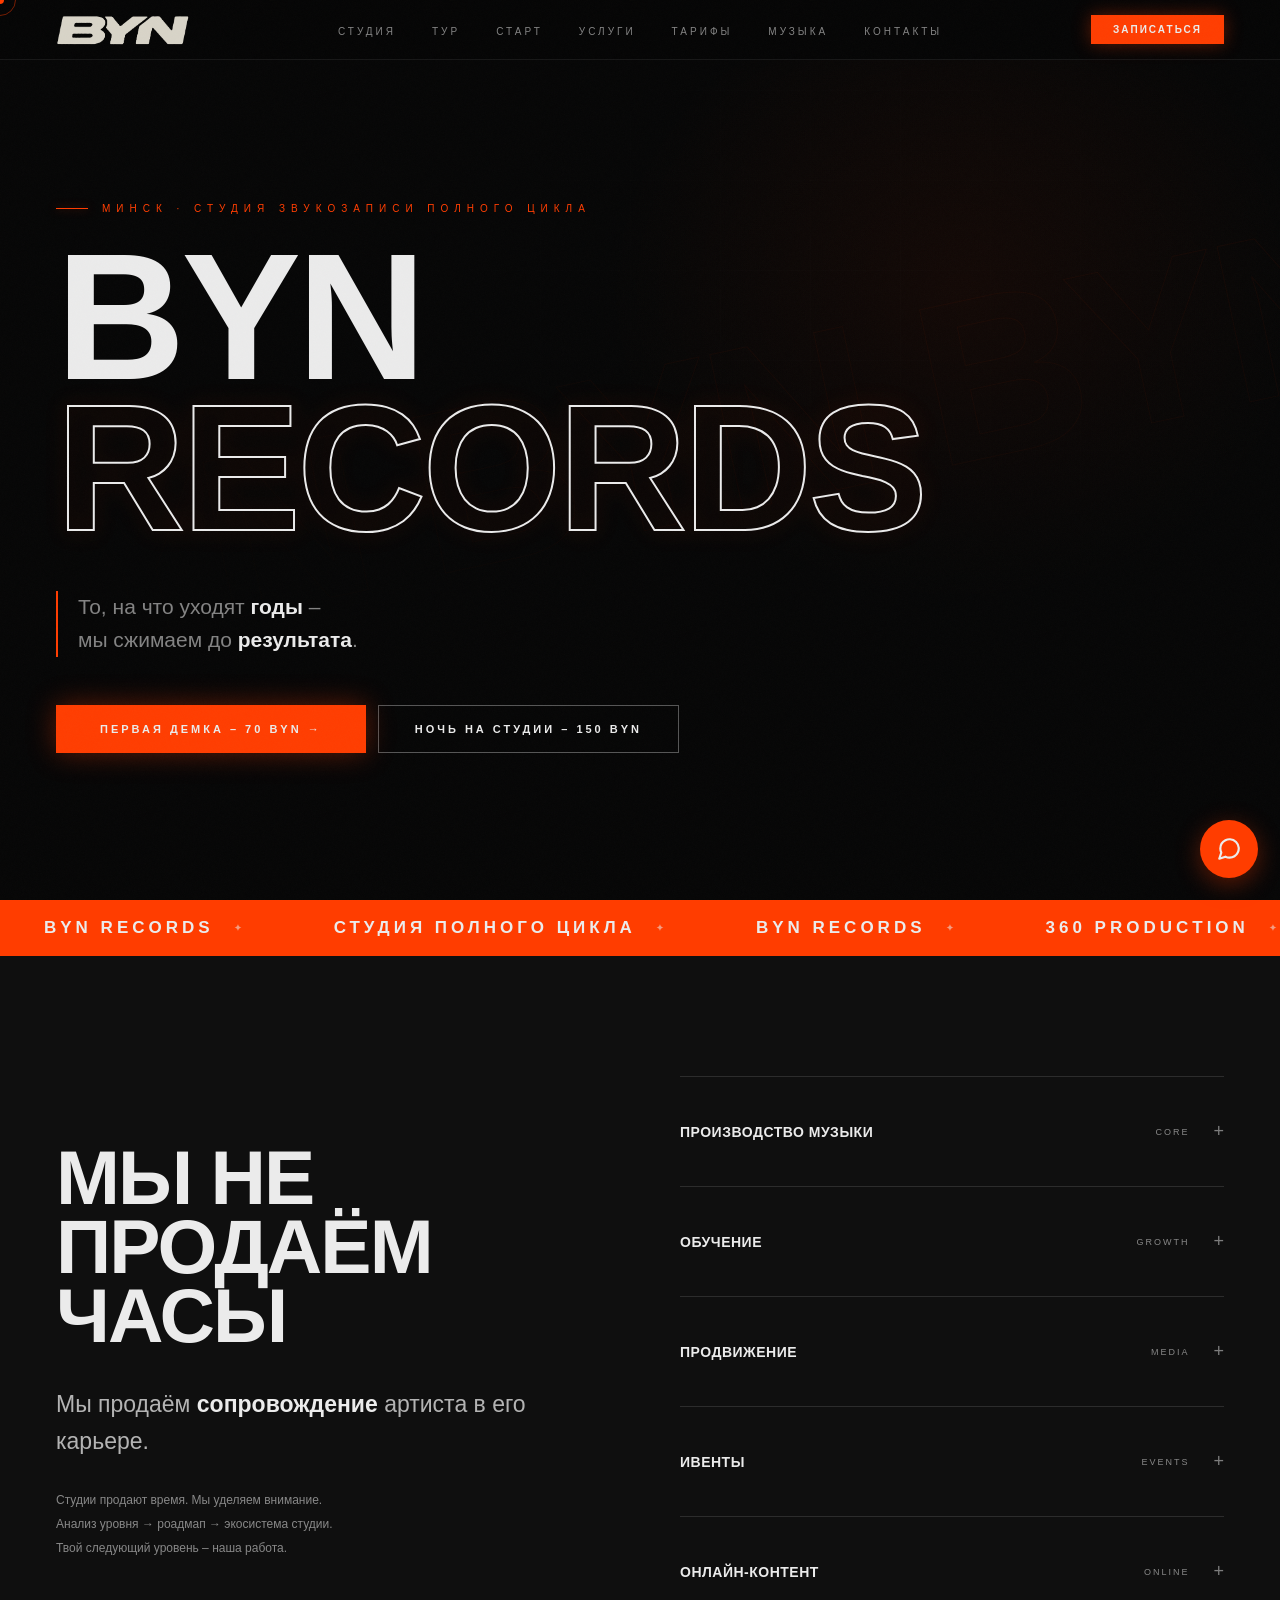
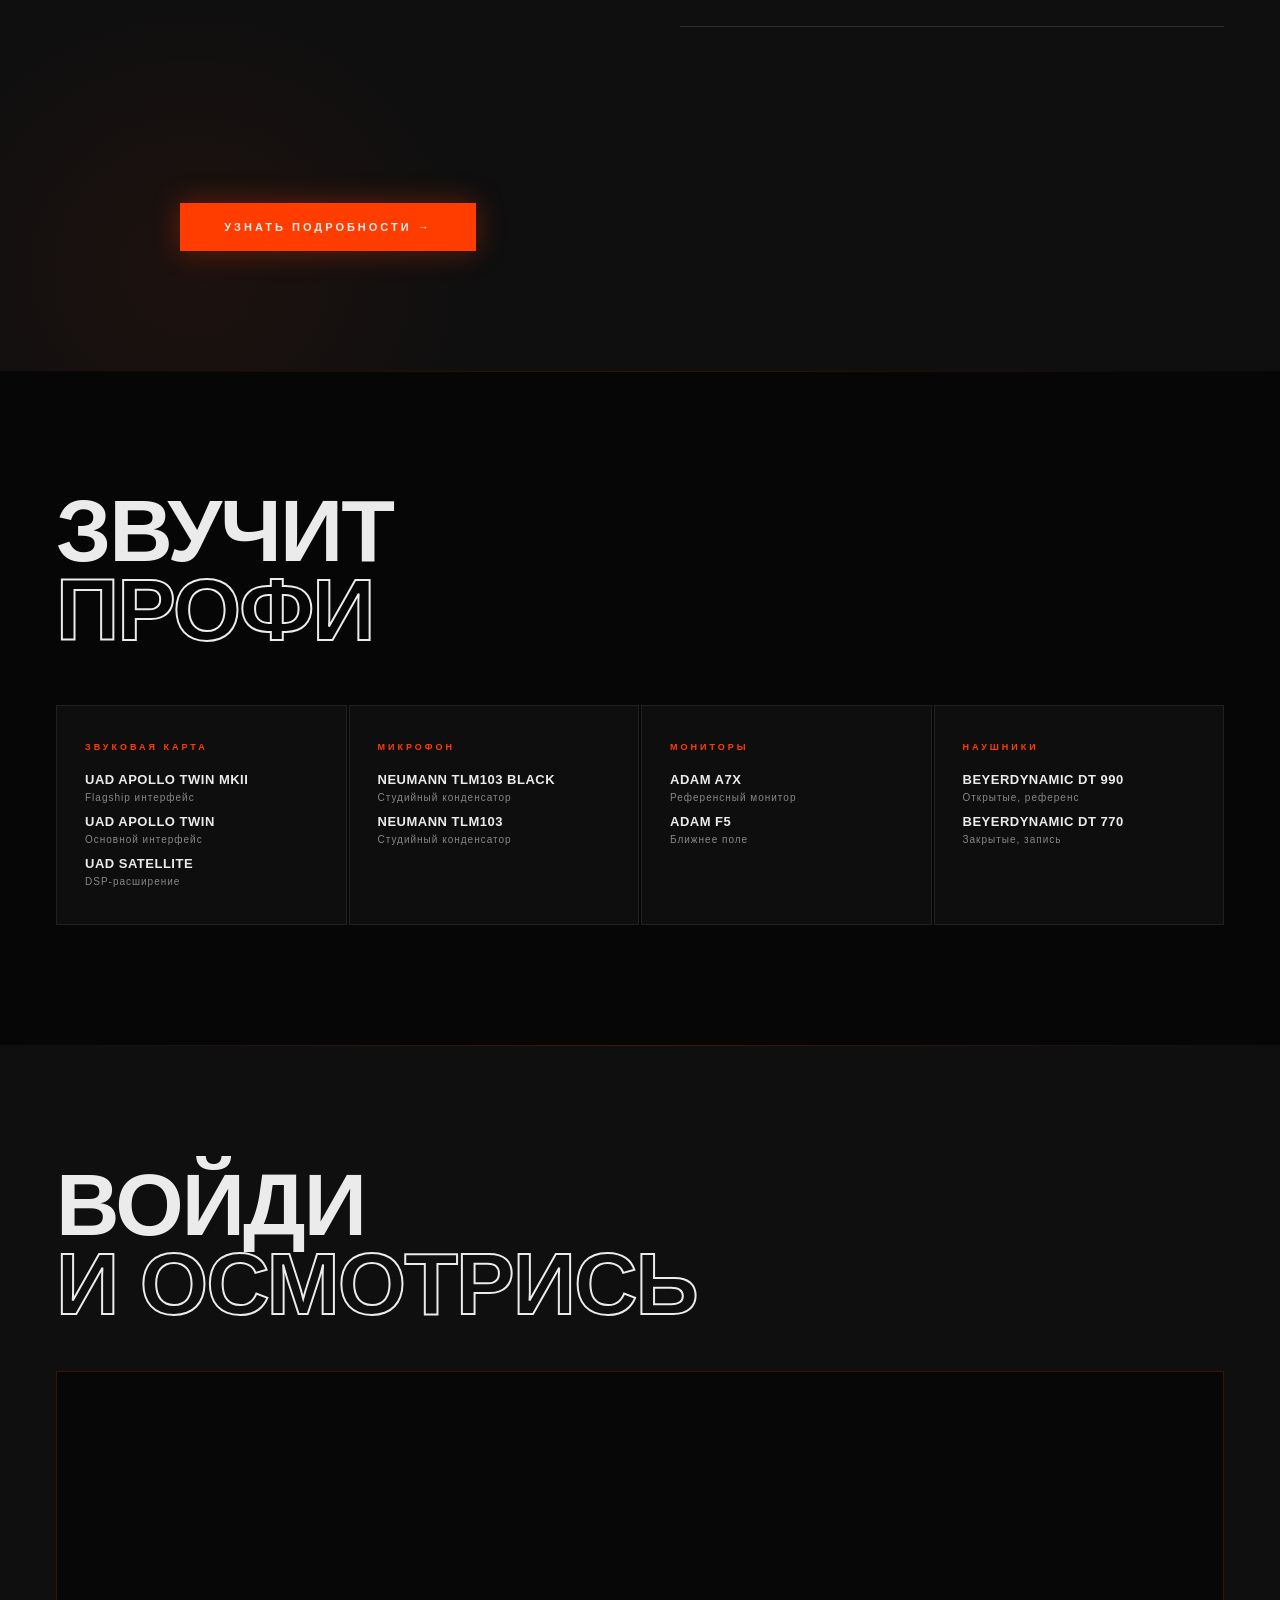
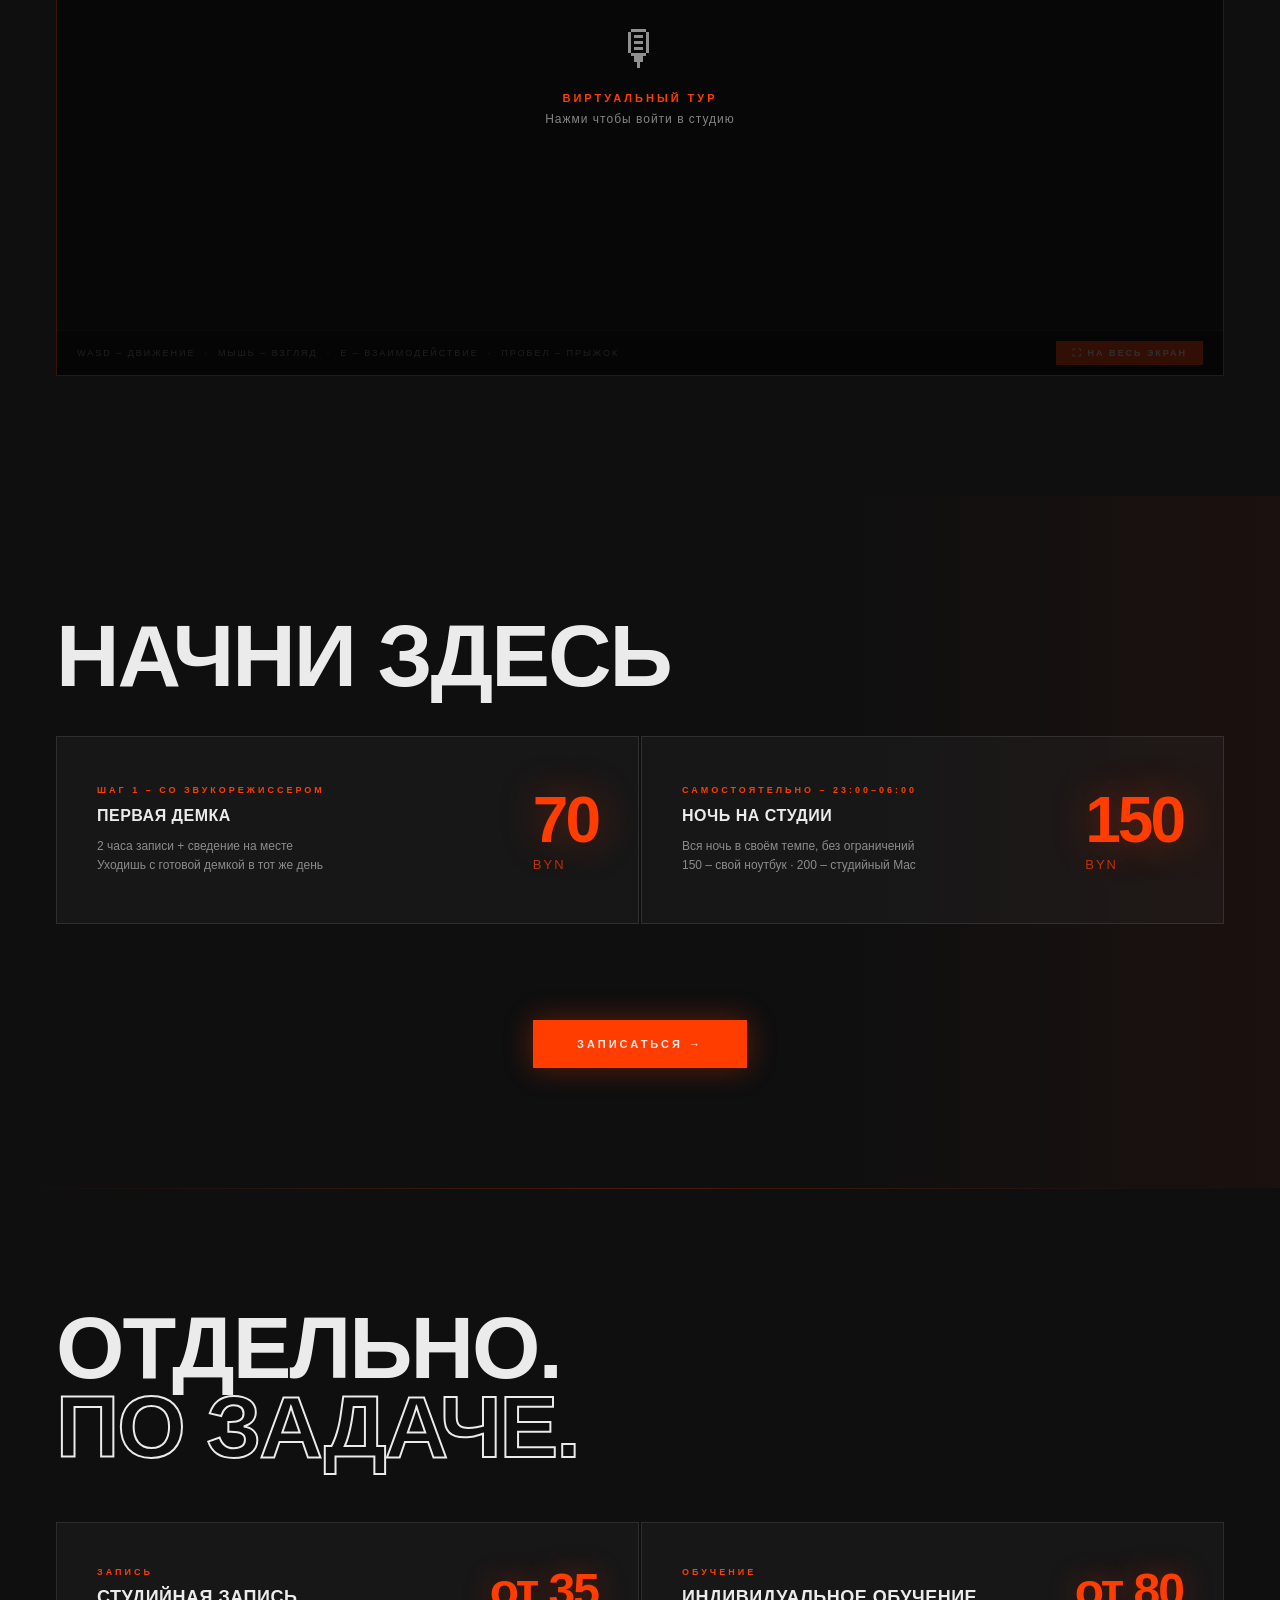
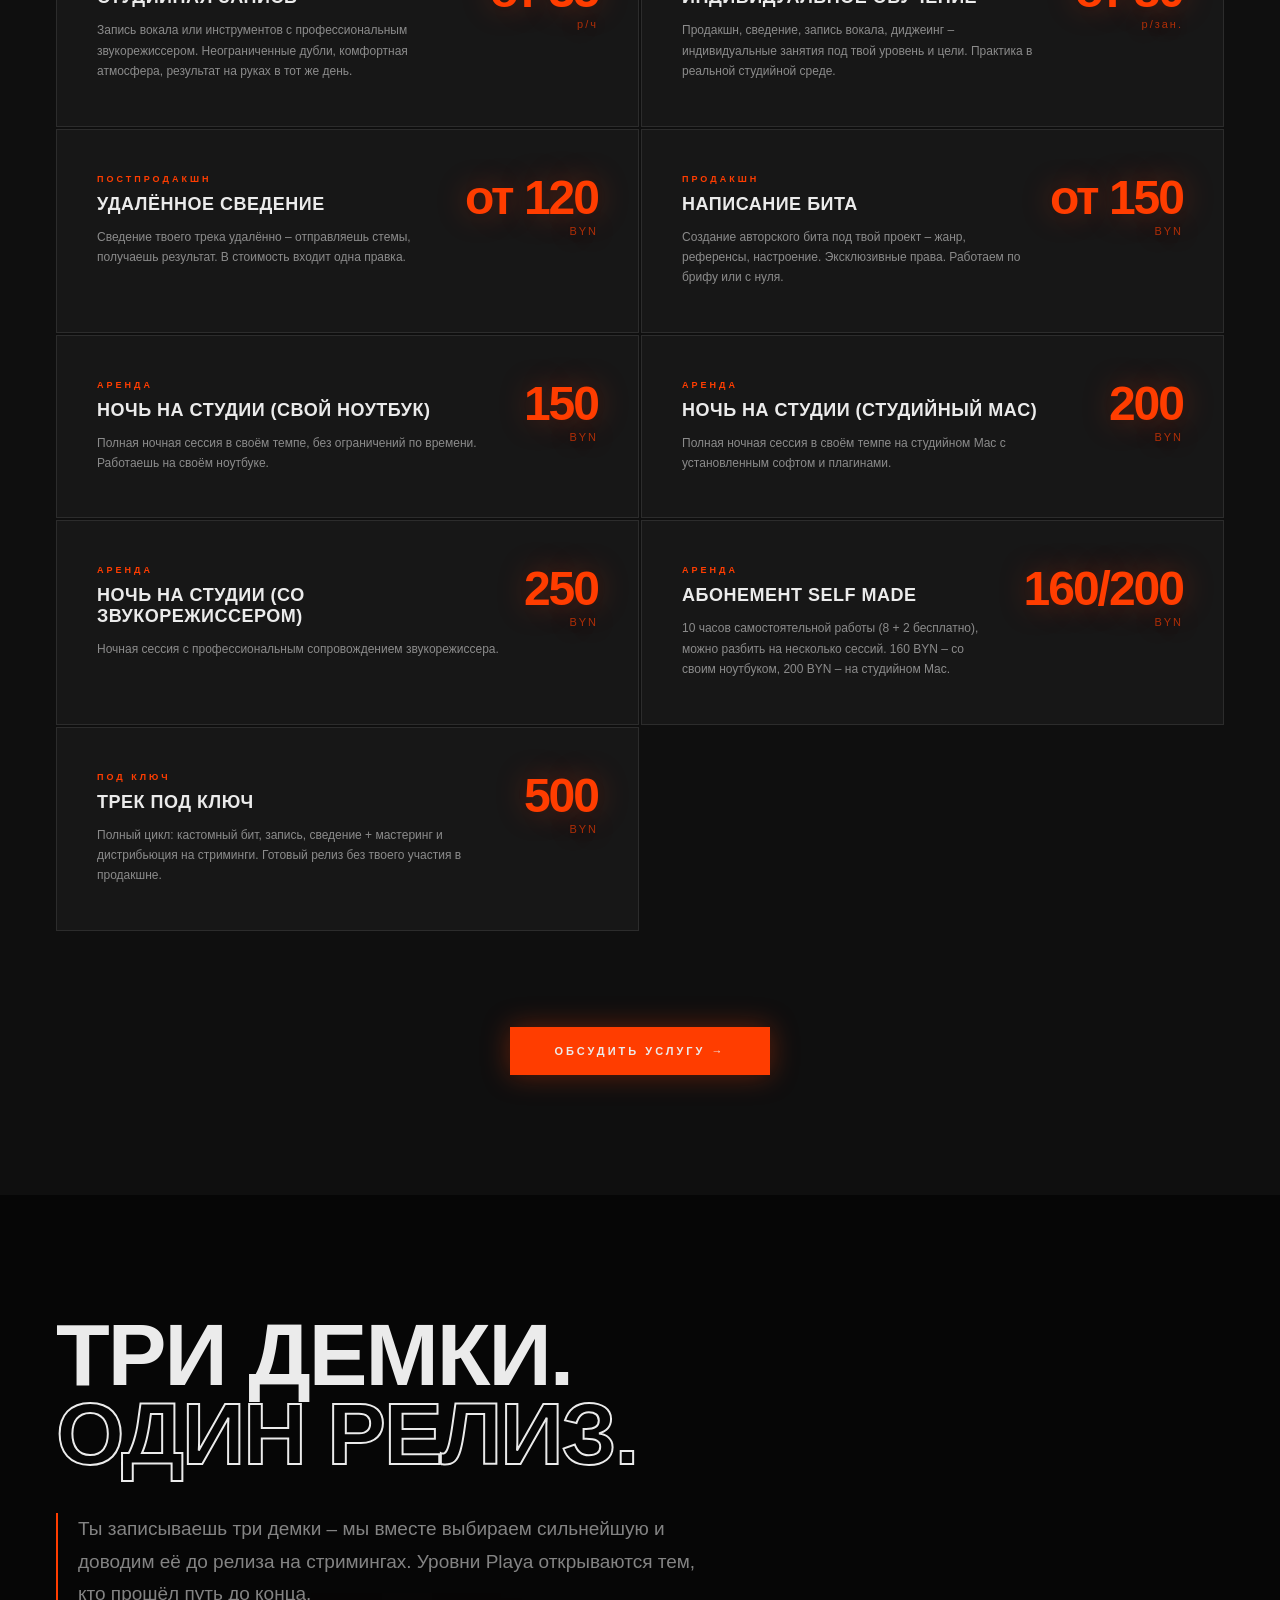
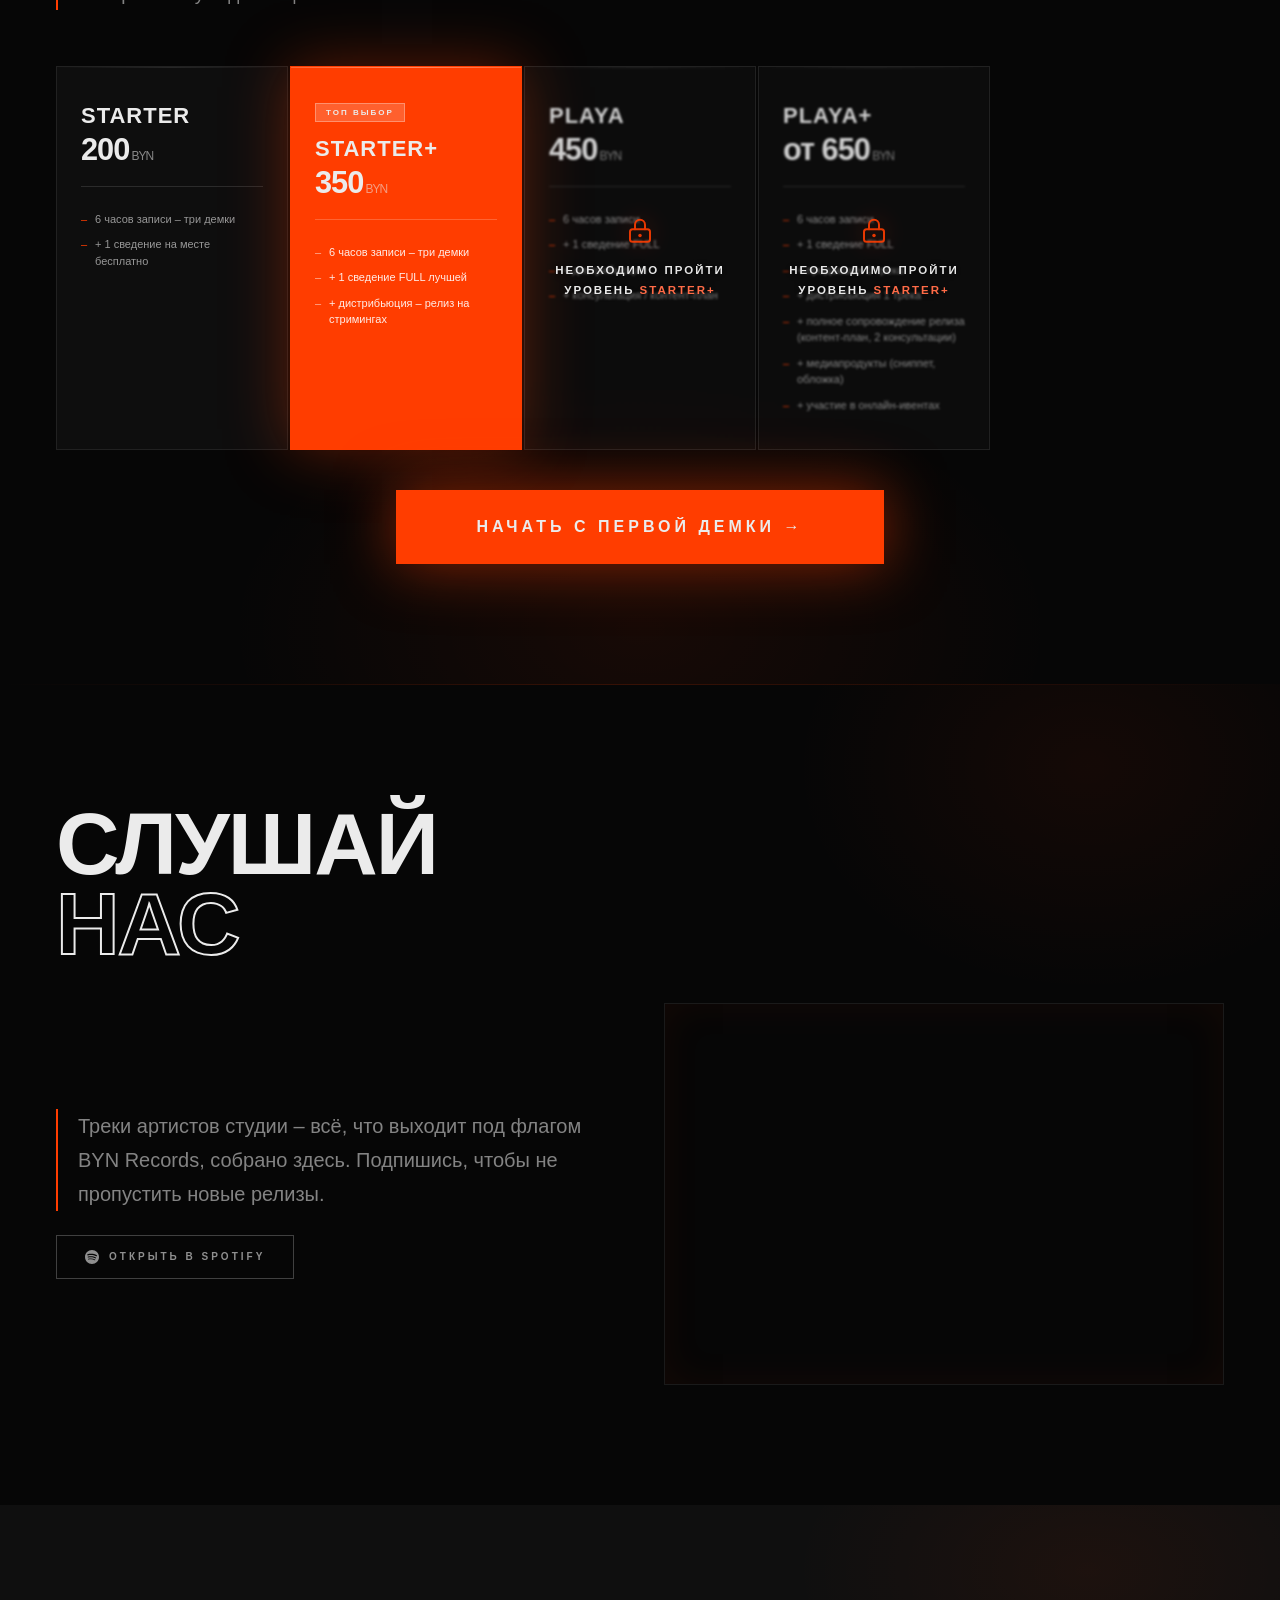
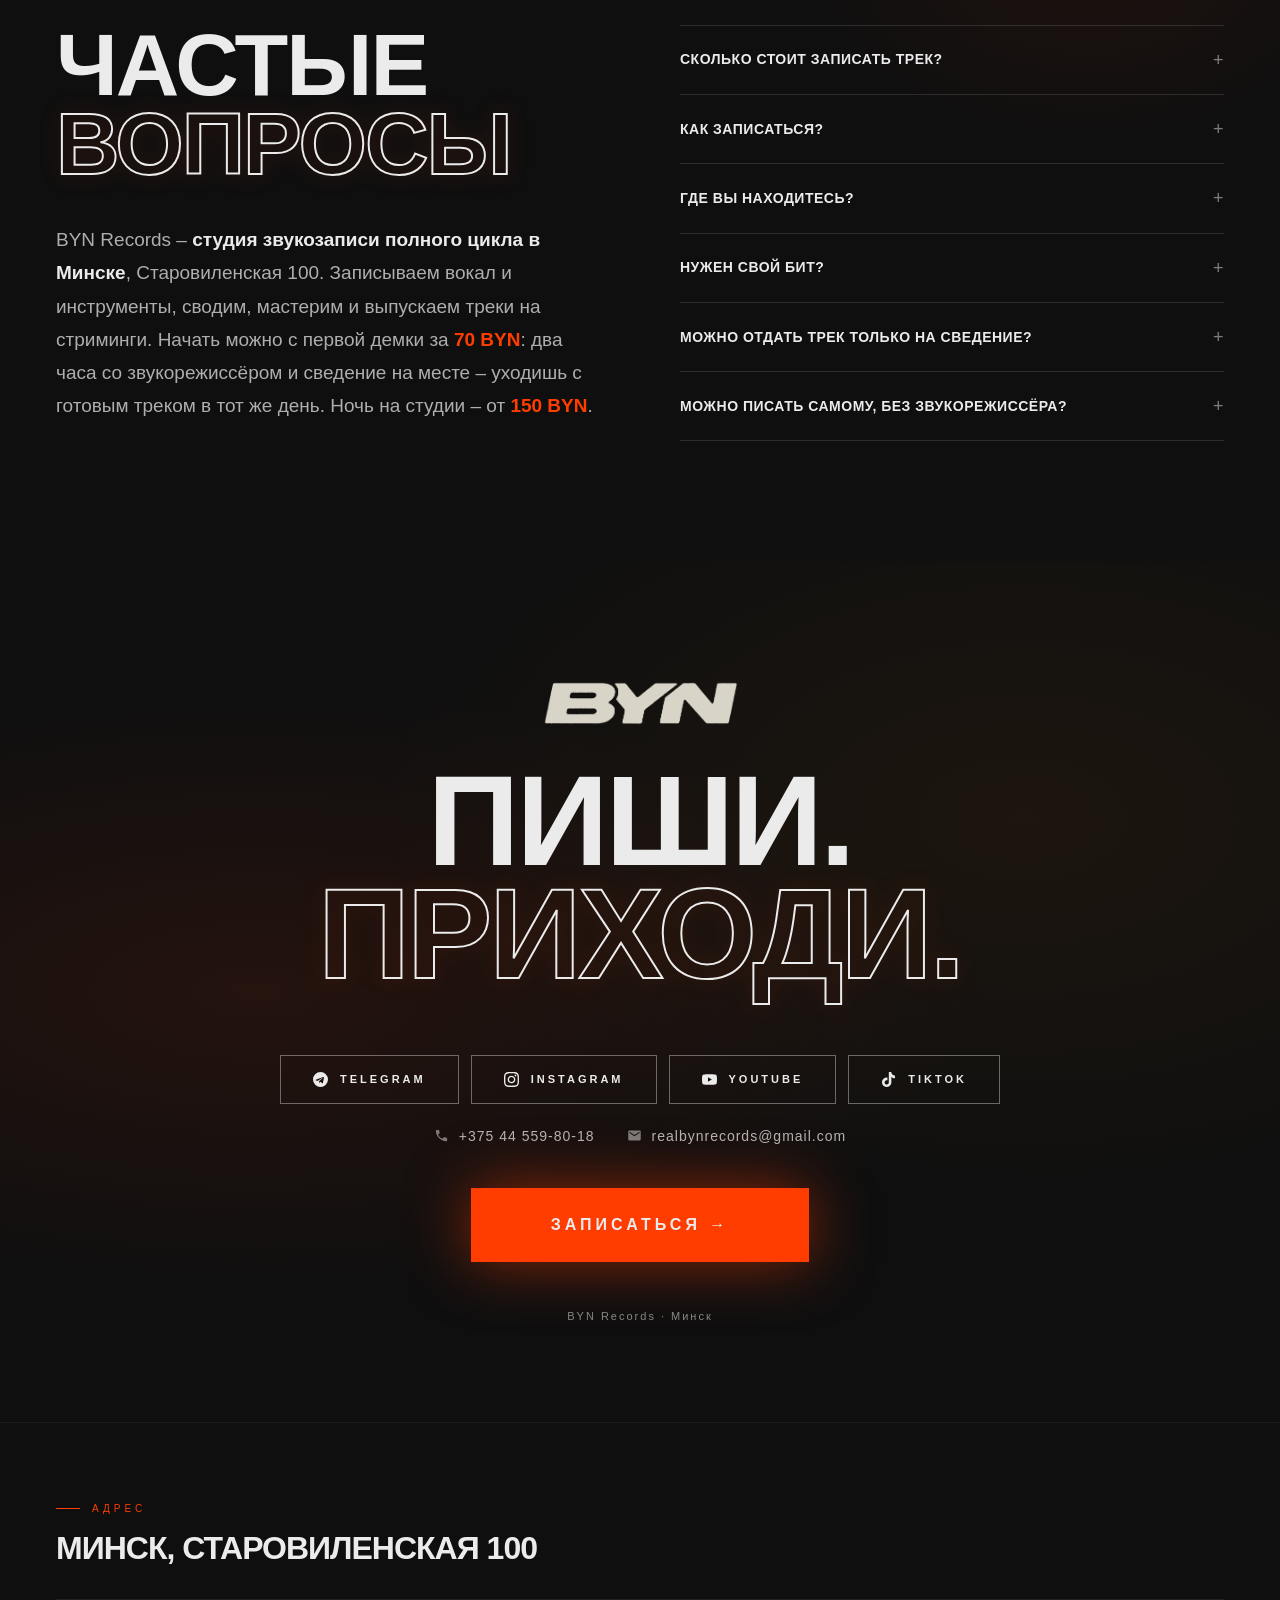
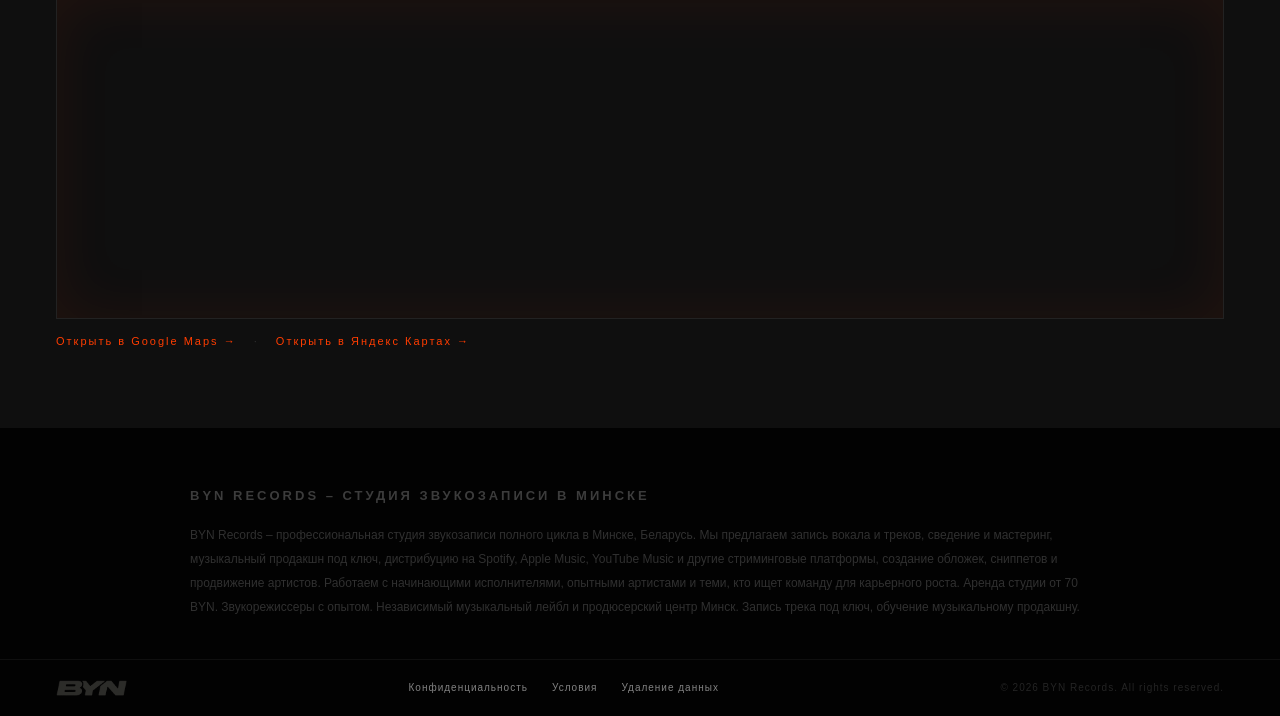
<file: index.html>
<!DOCTYPE html>
<html lang="ru-BY">
<head>
<meta charset="UTF-8">
<link rel="icon" href="/favicon.ico" sizes="48x48">
<link rel="icon" type="image/png" href="/icon-192.png" sizes="192x192">
<link rel="apple-touch-icon" href="/apple-touch-icon.png">
<!-- Google tag (gtag.js) – GA4 + Google Ads -->
<script async src="https://www.googletagmanager.com/gtag/js?id=G-YSGWE28HWH"></script>
<script>
  window.dataLayer = window.dataLayer || [];
  function gtag(){dataLayer.push(arguments);}
  gtag('js', new Date());
  gtag('config', 'G-YSGWE28HWH');      // GA4 – аналитика трафика
  gtag('config', 'AW-18045514691');    // Google Ads – конверсии
</script>
<meta name="viewport" content="width=device-width, initial-scale=1.0">
<script>document.documentElement.classList.add('js-reveal')</script>
<noscript><style>html.js-reveal .sr{opacity:1!important;transform:none!important}</style></noscript>
<meta name="theme-color" content="#060606">
<meta name="color-scheme" content="dark">

<!-- ─── PRECONNECT (ускоряет сторонние эмбеды) ─── -->
<link rel="preconnect" href="https://open.spotify.com" crossorigin>
<link rel="preconnect" href="https://www.google.com" crossorigin>
<link rel="dns-prefetch" href="https://open.spotify.com">
<link rel="dns-prefetch" href="https://www.google.com">

<!-- ─── PRIMARY SEO ─── -->
<title>BYN Records – Студия звукозаписи Минск | Запись треков от 70 BYN</title>
<meta name="description" content="Студия звукозаписи в Минске: запись, сведение, продакшн, дистрибуция. Первая демка – 70 BYN, ночь на студии – от 150. Путь артиста: три демки → релиз на стримингах.">
<meta name="keywords" content="студия звукозаписи Минск, запись песни Минск, запись вокала Минск, записать трек Минск, сведение мастеринг Беларусь, звукорежиссер Минск, продакшн музыки Беларусь, дистрибуция музыки Беларусь, музыкальный продюсер Минск, продюсер артиста Минск, независимый лейбл Беларусь, запись трека под ключ, аренда студии Минск, BYN Records">
<meta name="robots" content="index, follow">
<meta name="author" content="BYN Records">
<meta name="geo.region" content="BY-HM">
<meta name="geo.placename" content="Минск">
<link rel="canonical" href="https://bynrecords.by/">

<!-- ─── OPEN GRAPH ─── -->
<meta property="og:type" content="website">
<meta property="og:url" content="https://bynrecords.by/">
<meta property="og:title" content="BYN Records – Студия звукозаписи Минск">
<meta property="og:description" content="Запись, сведение, продакшн, дистрибуция. Первая демка – 70 BYN. Путь артиста: три демки → выбираем сильнейшую → релиз на стримингах.">
<meta property="og:image" content="https://bynrecords.by/og-image.jpg?v=2">
<meta property="og:image:width" content="1200">
<meta property="og:image:height" content="630">
<meta property="og:locale" content="ru_BY">
<meta property="og:site_name" content="BYN Records">

<!-- ─── TWITTER CARD ─── -->
<meta name="twitter:card" content="summary_large_image">
<meta name="twitter:title" content="BYN Records – Студия звукозаписи в Минске">
<meta name="twitter:description" content="Студия полного цикла в Минске: запись, сведение, мастеринг, дистрибуция, продвижение. Первое посещение от 70 BYN.">
<meta name="twitter:image" content="https://bynrecords.by/og-image.jpg?v=2">

<!-- ─── SCHEMA.ORG ─── -->
<script type="application/ld+json">
{
  "@context": "https://schema.org",
  "@type": "MusicStore",
  "@id": "https://bynrecords.by/#studio",
  "name": "BYN Records",
  "description": "Студия звукозаписи полного цикла в Минске. Профессиональная запись, сведение, мастеринг, дистрибуция и продвижение артистов.",
  "url": "https://bynrecords.by",
  "logo": "https://bynrecords.by/logo.png",
  "image": "https://bynrecords.by/og-image.jpg?v=2",
  "priceRange": "от 70 BYN",
  "currenciesAccepted": "BYN",
  "telephone": "+375445598018",
  "email": "realbynrecords@gmail.com",
  "address": {
    "@type": "PostalAddress",
    "addressLocality": "Минск",
    "addressCountry": "BY"
  },
  "geo": {
    "@type": "GeoCoordinates",
    "latitude": 53.920350,
    "longitude": 27.563100
  },
  "hasMap": "https://yandex.ru/maps/org/byn_records/29286797290",
  "contactPoint": {
    "@type": "ContactPoint",
    "contactType": "sales",
    "telephone": "+375445598018",
    "email": "realbynrecords@gmail.com",
    "availableLanguage": ["ru", "be"],
    "url": "https://ig.me/m/byn.records"
  },
  "sameAs": [
    "https://instagram.com/byn.records",
    "https://t.me/bynrecords",
    "https://www.tiktok.com/@byn.records",
    "https://www.youtube.com/@BYN.RECORDS"
  ],
  "hasOfferCatalog": {
    "@type": "OfferCatalog",
    "name": "Услуги BYN Records",
    "itemListElement": [
      {
        "@type": "Offer",
        "name": "Первая демка",
        "description": "2 часа записи со звукорежиссером + сведение на месте. Готовая демка в день записи",
        "price": "70",
        "priceCurrency": "BYN"
      },
      {
        "@type": "Offer",
        "name": "Starter",
        "description": "6 часов записи (три демки) + 1 сведение на месте бесплатно",
        "price": "200",
        "priceCurrency": "BYN"
      },
      {
        "@type": "Offer",
        "name": "Starter+",
        "description": "6 часов записи (три демки) + сведение FULL лучшей + дистрибуция – релиз на стримингах",
        "price": "350",
        "priceCurrency": "BYN"
      },
      {
        "@type": "Offer",
        "name": "Playa",
        "description": "6 часов записи + сведение FULL + дистрибуция + консультация/контент-план. Уровень открывается после прохождения Starter+",
        "price": "450",
        "priceCurrency": "BYN"
      },
      {
        "@type": "Offer",
        "name": "Playa+",
        "description": "6 часов записи + сведение FULL + продакшен трека + полное сопровождение релиза. Уровень открывается после прохождения Starter+",
        "price": "650",
        "priceCurrency": "BYN"
      },
      {
        "@type": "Offer",
        "name": "Ночь на студии",
        "description": "Ночная сессия 23:00–06:00 самостоятельно: 150 – свой ноутбук, 200 – студийный Mac, 250 – со звукорежиссером",
        "price": "150",
        "priceCurrency": "BYN"
      }
    ]
  }
}
</script>

<script type="application/ld+json">
{
  "@context": "https://schema.org",
  "@type": "WebPage",
  "@id": "https://bynrecords.by/#webpage",
  "url": "https://bynrecords.by/",
  "name": "BYN Records – Студия звукозаписи Минск | Запись треков от 70 BYN",
  "description": "Студия звукозаписи в Минске: запись, сведение, продакшн, дистрибуция.",
  "inLanguage": "ru-BY",
  "datePublished": "2026-07-12",
  "dateModified": "2026-10-18",
  "about": { "@id": "https://bynrecords.by/#studio" },
  "publisher": { "@id": "https://bynrecords.by/#studio" }
}
</script>
<script type="application/ld+json">
{
  "@context": "https://schema.org",
  "@type": "FAQPage",
  "@id": "https://bynrecords.by/#faq",
  "isPartOf": {
    "@id": "https://bynrecords.by/#webpage"
  },
  "mainEntity": [
    {
      "@type": "Question",
      "name": "Сколько стоит записать трек?",
      "acceptedAnswer": {
        "@type": "Answer",
        "text": "Первая демка – 70 BYN: два часа со звукорежиссёром и сведение на месте. Дальше Starter – 200 BYN, это шесть часов и три демки. Отдельно: запись от 35 BYN/час, удалённое сведение от 120 BYN, бит от 150 BYN."
      }
    },
    {
      "@type": "Question",
      "name": "Как записаться?",
      "acceptedAnswer": {
        "@type": "Answer",
        "text": "Напиши в директ @byn.records или в Telegram: день, примерное время и на чём пишешь – свой ноут или наш Mac. Подтвердим слот и скинем адрес."
      }
    },
    {
      "@type": "Question",
      "name": "Где вы находитесь?",
      "acceptedAnswer": {
        "@type": "Answer",
        "text": "Минск, Старовиленская 100, территория завода МЭФЗ. Звукорежиссёр встречает на центральном входе. На ночные сессии зайти на завод нужно до 00:00."
      }
    },
    {
      "@type": "Question",
      "name": "Нужен свой бит?",
      "acceptedAnswer": {
        "@type": "Answer",
        "text": "Нет. Приходи со своим или напишем под тебя – авторский бит от 150 BYN, с эксклюзивными правами, по брифу или с нуля."
      }
    },
    {
      "@type": "Question",
      "name": "Можно отдать трек только на сведение?",
      "acceptedAnswer": {
        "@type": "Answer",
        "text": "Да. Удалённое сведение от 120 BYN: присылаешь стемы, получаешь результат. Одна правка входит в стоимость."
      }
    },
    {
      "@type": "Question",
      "name": "Можно писать самому, без звукорежиссёра?",
      "acceptedAnswer": {
        "@type": "Answer",
        "text": "Да. Ночь на студии 23:00–06:00: 150 BYN со своим ноутбуком, 200 BYN на студийном Mac. Абонемент Self Made – 160 BYN за 10 часов, можно разбить на несколько сессий."
      }
    }
  ]
}
</script>
<style>

/* ─── RESET ─── */
*, *::before, *::after { margin:0; padding:0; box-sizing:border-box; }
html { scroll-behavior:smooth; }
a { color:#EBEBEB; text-decoration:none; }

/* ─── SELECTION ─── */
::selection { background:rgba(255,61,0,.4); color:#EBEBEB; }
::-moz-selection { background:rgba(255,61,0,.4); color:#EBEBEB; }

/* ─── FOCUS & SCROLLBAR ─── */
a:focus-visible, button:focus-visible, input:focus-visible, textarea:focus-visible {
  outline:2px solid #FF3D00; outline-offset:3px;
}
html { scrollbar-color:#2a2a2a #060606; scrollbar-width:thin; }
::-webkit-scrollbar { width:10px; height:10px; }
::-webkit-scrollbar-track { background:#060606; }
::-webkit-scrollbar-thumb { background:#2a2a2a; border:2px solid #060606; }
::-webkit-scrollbar-thumb:hover { background:rgba(255,61,0,.6); }

/* ─── VARS & BASE ─── */
body {
  background:#060606;
  color:#EBEBEB;
  font-family:'Helvetica Neue', Helvetica, Arial, sans-serif;
  overflow-x:hidden;
  cursor:none;
}

/* ─── GRAIN ─── */
body::before {
  content:'';
  position:fixed; inset:0; z-index:9000; pointer-events:none;
  opacity:.025;
  background-image:url("data:image/svg+xml,%3Csvg viewBox='0 0 512 512' xmlns='http://www.w3.org/2000/svg'%3E%3Cfilter id='n'%3E%3CfeTurbulence type='fractalNoise' baseFrequency='.85' numOctaves='4' stitchTiles='stitch'/%3E%3C/filter%3E%3Crect width='100%25' height='100%25' filter='url(%23n)'/%3E%3C/svg%3E");
  background-size:180px;
}

/* ─── CURSOR ─── */
#cur { position:fixed; width:8px; height:8px; border-radius:50%; background:#FF3D00; pointer-events:none; z-index:9999; transform:translate(-50%,-50%); }
#ring { position:fixed; width:32px; height:32px; border-radius:50%; border:1px solid rgba(255,61,0,.45); pointer-events:none; z-index:9998; transform:translate(-50%,-50%); transition:width .25s, height .25s; }

/* ════════════════════════
   MOTION
════════════════════════ */
/* фоновые циклы спят вне экрана и в фоновой вкладке */
.loop-off,
body.doc-hidden .hero-glow, body.doc-hidden .band-track,
body.doc-hidden .about-glow, body.doc-hidden .tariffs-glow,
body.doc-hidden .faq-glow, body.doc-hidden .social-glow,
body.doc-hidden .music-glow { animation-play-state:paused !important; }

/* «меньше движения»: убираем перемещение, оставляем цвет и состояние */
@media(prefers-reduced-motion:reduce) {
  .hero-glow, .band-track, .about-glow, .tariffs-glow,
  .faq-glow, .social-glow, .music-glow { animation:none; }
  html.js-reveal .sr, html.js-reveal .sr.on { opacity:1; transform:none; transition:none; }
  .faq-a { animation:none; }
  .faq-t, .dir-row { transition:none; }
  .btn:hover, .btn-ghost:hover, .s-btn:hover,
  .e-card:hover, .tariff:hover { transform:none; }
  .tariff.locked:hover .t-lock { backdrop-filter:blur(1.1px); -webkit-backdrop-filter:blur(1.1px); background:rgba(6,6,6,.08); }
  #cur, #ring { display:none; }
  html { scroll-behavior:auto; }
}

/* ─── PROGRESS ─── */
#prog { position:fixed; top:0; left:0; height:2px; z-index:9997; background:#FF3D00; width:0; box-shadow:0 0 10px rgba(255,61,0,.5); }

/* ─── NAV ─── */
nav {
  position:fixed; top:0; left:0; right:0; z-index:500;
  display:flex; align-items:center; justify-content:space-between;
  padding:0 56px; height:60px;
  background:rgba(6,6,6,.95);
  backdrop-filter:blur(20px);
  -webkit-backdrop-filter:blur(20px);
  border-bottom:1px solid rgba(255,255,255,.07);
  -webkit-transform:translateZ(0);
  transform:translateZ(0);
}
.nav-logo { display:flex; align-items:center; text-decoration:none; }
.nav-logo svg { display:block; }
.nav-links { display:flex; gap:36px; list-style:none; }
.nav-links a { font-size:10px; font-weight:500; letter-spacing:3px; text-transform:uppercase; color:rgba(235,235,235,.55); transition:color .2s; }
.nav-links a:hover { color:#FF3D00; }
.nav-cta {
  font-size:10px; font-weight:700; letter-spacing:2px; text-transform:uppercase;
  color:#EBEBEB; background:#FF3D00; padding:9px 22px;
  box-shadow:0 0 18px rgba(255,61,0,.35);
  transition:background .2s;
}
.nav-cta:hover { background:#ff5a20; }

/* ─── SHARED TYPOGRAPHY ─── */
.eyebrow {
  font-size:10px; font-weight:500; letter-spacing:4px; text-transform:uppercase;
  color:#FF3D00; display:flex; align-items:center; gap:12px; margin-bottom:18px;
}
.eyebrow::before { content:''; display:block; width:24px; height:1px; background:#FF3D00; }
.eyebrow.center { justify-content:center; }
.eyebrow.center::before { display:none; }

.sec-h {
  font-size:clamp(48px,7vw,88px); font-weight:900;
  line-height:.9; letter-spacing:-2px; text-transform:uppercase;
  color:#EBEBEB; margin-bottom:40px;
}

.outline-text {
  -webkit-text-stroke:2px #EBEBEB;
  color:transparent;
  display:block;
  filter:drop-shadow(0 0 10px rgba(255,61,0,.3));
}

/* ─── BUTTONS ─── */
.btn {
  display:inline-flex; align-items:center; gap:10px;
  background:#FF3D00; color:#EBEBEB;
  font-size:11px; font-weight:700; letter-spacing:3px; text-transform:uppercase;
  padding:18px 44px; text-decoration:none;
  box-shadow:0 0 28px rgba(255,61,0,.35);
  transition:background .2s, transform .2s;
  overflow:hidden; position:relative;
}
.btn::after {
  content:''; position:absolute; inset:0;
  background:linear-gradient(105deg, transparent 40%, rgba(255,255,255,.15) 50%, transparent 60%);
  transform:translateX(-100%); transition:transform .5s;
}
.btn:hover::after { transform:translateX(100%); }
.btn:hover { background:#ff5a20; transform:translateY(-2px); }

.btn-ghost {
  display:inline-flex; align-items:center; gap:10px;
  background:transparent; color:#EBEBEB;
  border:1px solid rgba(235,235,235,.35);
  font-size:11px; font-weight:700; letter-spacing:3px; text-transform:uppercase;
  padding:17px 36px; text-decoration:none;
  transition:border-color .2s, color .2s;
}
.btn-ghost:hover { border-color:#FF3D00; color:#FF3D00; }

/* ─── REVEAL ─── */
.sr { opacity:1; transform:none; }
html.js-reveal .sr { opacity:0; transform:translateY(24px);
  transition:opacity .7s cubic-bezier(.16,1,.3,1), transform .7s cubic-bezier(.16,1,.3,1); }
html.js-reveal .sr.on { opacity:1; transform:none; }

/* ════════════════════════
   HERO
════════════════════════ */
#hero {
  min-height:100vh; position:relative;
  display:flex; flex-direction:column; justify-content:center;
  padding:calc(56px + 60px) 56px 60px; overflow:hidden;
  background:#060606;
}
.hero-glow {
  position:absolute; top:-5%; right:-5%; width:60%; height:75%;
  background:radial-gradient(ellipse, rgba(255,61,0,.07) 0%, transparent 65%);
  animation:glow 8s ease-in-out infinite alternate; pointer-events:none;
}
.hero-grid {
  position:absolute; inset:0; pointer-events:none;
  background-image:
    linear-gradient(rgba(255,255,255,.02) 1px, transparent 1px),
    linear-gradient(90deg, rgba(255,255,255,.02) 1px, transparent 1px);
  background-size:90px 90px;
  mask-image:radial-gradient(ellipse at 65% 35%, rgba(0,0,0,.6) 0%, transparent 60%);
  -webkit-mask-image:radial-gradient(ellipse at 65% 35%, rgba(0,0,0,.6) 0%, transparent 60%);
}
.hero-wm {
  position:absolute; top:50%; left:50%;
  transform:translate(-50%,-50%) rotate(-12deg);
  font-size:clamp(120px,18vw,260px); font-weight:900;
  letter-spacing:-8px; white-space:nowrap; line-height:1;
  color:transparent; -webkit-text-stroke:1px rgba(255,61,0,.06);
  text-transform:uppercase; pointer-events:none; user-select:none;
}
.hero-fade {
  position:absolute; inset:0;
  background:linear-gradient(to top, #060606 0%, rgba(6,6,6,.4) 50%, transparent 100%),
             linear-gradient(to right, #060606 0%, transparent 55%);
}
@keyframes glow { from{transform:translate(0,0) scale(1)} to{transform:translate(-3%,5%) scale(1.08)} }

.hero-tag {
  font-size:10px; font-weight:500; letter-spacing:6px; text-transform:uppercase;
  color:#FF3D00; margin-bottom:28px;
  display:flex; align-items:center; gap:14px;
}
@media(max-width:600px){
  .hero-tag { font-size:8px; letter-spacing:3px; margin-bottom:16px; }
  .hero-title { font-size:clamp(56px,18vw,80px) !important; margin-bottom:24px; }
  .hero-sub { font-size:14px; margin-bottom:28px; }
}
.hero-tag::before { content:''; display:block; width:32px; height:1px; background:#FF3D00; box-shadow:0 0 8px rgba(255,61,0,.5); }

.hero-title {
  font-size:clamp(80px,14vw,200px); font-weight:900;
  line-height:.84; letter-spacing:-4px; text-transform:uppercase;
  color:#EBEBEB; margin-bottom:48px;
}

.hero-sub {
  font-size:clamp(16px,1.8vw,21px); font-weight:300; line-height:1.55;
  color:rgba(235,235,235,.55); max-width:540px; margin-bottom:48px;
  border-left:2px solid #FF3D00; padding-left:20px;
}
.hero-sub strong { color:#EBEBEB; font-weight:700; }
.hero-btns { display:flex; gap:12px; flex-wrap:wrap; }

/* ════════════════════════
   ORANGE BAND
════════════════════════ */
#band {
  background:#FF3D00; overflow:hidden;
  display:flex; align-items:stretch;
}
.band-track {
  display:flex; align-items:center; white-space:nowrap;
  animation:slide 18s linear infinite; padding:18px 0;
}
.band-track span {
  font-size:clamp(12px,1.4vw,17px); font-weight:900;
  letter-spacing:4px; text-transform:uppercase;
  color:#EBEBEB; padding:0 44px;
  display:flex; align-items:center; gap:20px;
}
.band-track span::after { content:'✦'; font-size:9px; opacity:.55; }
@keyframes slide { from{transform:translateX(0)} to{transform:translateX(-50%)} }

/* ════════════════════════
   ABOUT
════════════════════════ */
#about {
  padding:120px 56px;
  display:grid; grid-template-columns:1fr 1fr; gap:80px; align-items:center;
  background:#0F0F0F; position:relative; overflow:hidden;
}
.about-glow {
  position:absolute; bottom:-20%; left:-10%; width:50%; height:60%;
  background:radial-gradient(ellipse, rgba(255,61,0,.06), transparent 65%);
  animation:glow 9s ease-in-out infinite alternate; pointer-events:none;
}

.about-headline { font-size:clamp(44px,6vw,80px); font-weight:900; line-height:.9; letter-spacing:-2px; text-transform:uppercase; color:#EBEBEB; margin-bottom:36px; }
.about-belief { font-size:clamp(17px,1.8vw,23px); font-weight:300; line-height:1.6; color:rgba(235,235,235,.75); margin-bottom:28px; }
.about-belief strong { color:#EBEBEB; font-weight:700; }
.about-note { font-size:12px; font-weight:300; line-height:2; color:rgba(235,235,235,.55); }

.dir-list { display:flex; flex-direction:column; }
.dir-row {
  display:flex; justify-content:space-between; align-items:center;
  padding:22px 0; border-top:1px solid rgba(255,255,255,.12);
  transition:padding-left .25s; cursor:default;
}
.dir-row:last-child { border-bottom:1px solid rgba(255,255,255,.12); }
.dir-row:hover { padding-left:10px; }
.dir-name { font-size:14px; font-weight:700; text-transform:uppercase; letter-spacing:.5px; color:#EBEBEB; transition:color .2s; }
.dir-row:hover .dir-name { color:#FF3D00; }
.dir-tag { font-size:9px; letter-spacing:2px; text-transform:uppercase; color:rgba(235,235,235,.55); }

/* ════════════════════════
   ENTRY
════════════════════════ */
#entry {
  padding:120px 56px; background:#0F0F0F; position:relative; overflow:hidden;
}
#entry::after {
  content:''; position:absolute; top:0; right:0; width:35%; height:100%;
  background:linear-gradient(to left, rgba(255,61,0,.05), transparent);
  pointer-events:none;
}
.entry-grid { display:grid; grid-template-columns:1fr 1fr; gap:2px; position:relative; z-index:2; }
.e-card {
  background:rgba(255,255,255,.03); border:1px solid rgba(255,255,255,.1);
  padding:48px 40px;
  display:flex; align-items:center; justify-content:space-between; gap:24px;
  transition:border-color .3s, background .3s;
}
.e-card:hover { border-color:rgba(255,61,0,.3); background:rgba(255,61,0,.05); }
.e-tag { font-size:9px; font-weight:700; letter-spacing:3px; text-transform:uppercase; color:#FF3D00; margin-bottom:12px; }
.e-name { font-size:16px; font-weight:700; text-transform:uppercase; letter-spacing:.5px; color:#EBEBEB; margin-bottom:12px; }
.e-line { font-size:12px; font-weight:300; color:rgba(235,235,235,.55); line-height:1.6; }
.e-price { font-size:64px; font-weight:900; letter-spacing:-3px; color:#FF3D00; white-space:nowrap; flex-shrink:0; line-height:1; text-shadow:0 0 40px rgba(255,61,0,.4); }
.e-price small { display:block; font-size:13px; font-weight:400; letter-spacing:2px; color:#FF3D00; opacity:.7; margin-top:6px; }

/* ════════════════════════
   TARIFFS
════════════════════════ */
#tariffs { padding:120px 56px; background:#060606; position:relative; overflow:hidden; }
.tariffs-glow {
  position:absolute; bottom:-20%; left:50%; transform:translateX(-50%);
  width:70%; height:50%;
  background:radial-gradient(ellipse, rgba(255,61,0,.07), transparent 65%);
  animation:glow 8s ease-in-out infinite alternate; pointer-events:none;
}
.tariffs-grid {
  display:grid; grid-template-columns:repeat(5,1fr); gap:2px;
  margin-top:56px; position:relative; z-index:2;
}
.tariff {
  background:rgba(255,255,255,.03); border:1px solid rgba(255,255,255,.08);
  padding:36px 24px; display:flex; flex-direction:column;
  transition:transform .3s, border-color .3s, background .3s;
  position:relative; overflow:hidden;
}
.tariff::after {
  content:''; position:absolute; top:0; left:0; right:0; height:1px;
  background:linear-gradient(90deg, transparent, rgba(255,255,255,.1), transparent);
}
.tariff:hover { transform:translateY(-8px); border-color:rgba(255,255,255,.14); background:rgba(255,255,255,.05); }

.tariff.hot {
  background:#FF3D00; border-color:transparent;
  box-shadow:0 0 60px rgba(255,61,0,.35), inset 0 1px 0 rgba(255,255,255,.2);
}
.tariff.hot::after { background:linear-gradient(90deg, transparent, rgba(255,255,255,.25), transparent); }
.tariff.hot:hover { transform:translateY(-8px); box-shadow:0 0 80px rgba(255,61,0,.5); }

.t-badge {
  display:inline-block; font-size:8px; font-weight:700; letter-spacing:2px; text-transform:uppercase;
  background:rgba(255,255,255,.18); color:#EBEBEB; border:1px solid rgba(255,255,255,.3);
  padding:4px 10px; margin-bottom:14px; align-self:flex-start;
}
.t-name { font-size:22px; font-weight:900; text-transform:uppercase; letter-spacing:1px; margin-bottom:6px; color:#EBEBEB; }
.t-price {
  font-size:clamp(22px,2.4vw,34px); font-weight:900; letter-spacing:-1px; line-height:1;
  color:#EBEBEB; margin-bottom:24px; padding-bottom:20px;
  border-bottom:1px solid rgba(255,255,255,.12);
}
.t-price sub { font-size:12px; font-weight:400; vertical-align:baseline; opacity:.55; }
.t-items { display:flex; flex-direction:column; gap:9px; flex:1; }
.t-item { font-size:11px; font-weight:300; line-height:1.5; color:rgba(235,235,235,.62); padding-left:14px; position:relative; }
.t-item::before { content:'–'; position:absolute; left:0; color:#FF3D00; }

.tariff.hot .t-item { color:rgba(255,255,255,.9); }
.tariff.hot .t-item::before { color:rgba(255,255,255,.6); }
.tariff.hot .t-price { border-bottom-color:rgba(255,255,255,.2); }

.tariff.locked .t-name, .tariff.locked .t-price, .tariff.locked .t-items { opacity:.95; }
.tariff.locked:hover { transform:none; border-color:rgba(255,255,255,.08); background:rgba(255,255,255,.03); }
.t-lock {
  position:absolute; inset:0; z-index:3;
  display:flex; flex-direction:column; align-items:center; justify-content:center; gap:14px;
  background:rgba(6,6,6,.08);
  backdrop-filter:blur(1.1px); -webkit-backdrop-filter:blur(1.1px);
  padding:24px; text-align:center;
  transition:backdrop-filter .45s cubic-bezier(.16,1,.3,1),
             -webkit-backdrop-filter .45s cubic-bezier(.16,1,.3,1),
             background .45s cubic-bezier(.16,1,.3,1);
}
/* «подглядел, но не открыл»: притемнение отступает на hover и возвращается */
.tariff.locked:hover .t-lock {
  backdrop-filter:blur(.35px); -webkit-backdrop-filter:blur(.35px);
  background:rgba(6,6,6,.03);
}
.t-lock svg { transition:opacity .45s cubic-bezier(.16,1,.3,1); }
.tariff.locked:hover .t-lock svg { opacity:1; }
.t-lock span { text-shadow:0 1px 10px rgba(6,6,6,.95), 0 0 24px rgba(6,6,6,.85); }
.t-lock svg { width:30px; height:30px; opacity:.9; filter:drop-shadow(0 0 12px rgba(255,61,0,.4)); }
.t-lock span {
  font-size:11.5px; font-weight:700; letter-spacing:2px; text-transform:uppercase;
  color:#EBEBEB; line-height:1.8; max-width:250px;
}
.t-lock span b { color:#FF6B47; font-weight:700; }

.t-cta { margin-top:40px; display:flex; justify-content:center; position:relative; z-index:2; }

/* ════════════════════════
   ACCORDION (dir-list)
════════════════════════ */
.dir-row { cursor:pointer; user-select:none; flex-direction:column; align-items:flex-start; gap:0; }
.dir-row-top { display:flex; justify-content:space-between; align-items:center; width:100%; padding:22px 0; }
.dir-row:hover .dir-name { color:#FF3D00; }
.dir-arrow {
  font-size:18px; color:rgba(235,235,235,.5);
  transition:transform .3s, color .3s; flex-shrink:0; margin-left:12px;
}
.dir-row.open .dir-arrow { transform:rotate(45deg); color:#FF3D00; }
.dir-body {
  max-height:0; overflow:hidden;
  transition:max-height .4s ease, padding .3s ease;
  width:100%;
}
.dir-row.open .dir-body { max-height:200px; }
.dir-body-inner {
  font-size:12px; font-weight:300; line-height:2;
  color:rgba(235,235,235,.6); padding-bottom:18px;
  border-left:2px solid #FF3D00; padding-left:16px; margin-top:2px;
}

/* ════════════════════════
   EQUIPMENT
════════════════════════ */
#equipment {
  padding:120px 56px; background:#060606; position:relative; overflow:hidden;
}
#equipment::before {
  content:''; position:absolute; top:0; left:0; right:0; height:1px;
  background:linear-gradient(90deg, transparent, rgba(255,61,0,.2), transparent);
}
.eq-grid {
  display:grid; grid-template-columns:repeat(4,1fr); gap:2px; margin-top:56px;
  position:relative; z-index:2;
}
.eq-card {
  background:rgba(255,255,255,.03); border:1px solid rgba(255,255,255,.08);
  padding:36px 28px; transition:border-color .3s, background .3s;
  position:relative; overflow:hidden;
}
.eq-card::after {
  content:''; position:absolute; bottom:0; left:0; right:0; height:2px;
  background:linear-gradient(90deg, transparent, #FF3D00, transparent);
  opacity:0; transition:opacity .3s;
}
.eq-card:hover { border-color:rgba(255,61,0,.25); background:rgba(255,61,0,.03); }
.eq-card:hover::after { opacity:1; }
.eq-cat { font-size:9px; font-weight:700; letter-spacing:3px; text-transform:uppercase; color:#FF3D00; margin-bottom:20px; }
.eq-items { display:flex; flex-direction:column; gap:10px; }
.eq-item { font-size:13px; font-weight:700; text-transform:uppercase; letter-spacing:.5px; color:#EBEBEB; line-height:1.3; }
.eq-item span { display:block; font-size:10px; font-weight:300; color:rgba(235,235,235,.55); letter-spacing:1px; text-transform:none; margin-top:2px; }

@media(max-width:980px) {
  #equipment { padding:80px 20px; }
  .eq-grid { grid-template-columns:1fr 1fr; }
}
@media(max-width:580px) {
  .eq-grid { grid-template-columns:1fr; }
}

/* ════════════════════════
   FAQ
════════════════════════ */
#faq { padding:120px 56px; background:#0F0F0F; position:relative; overflow:hidden; }
.faq-glow {
  position:absolute; top:-20%; right:-10%; width:50%; height:60%;
  background:radial-gradient(ellipse, rgba(255,61,0,.06), transparent 65%);
  animation:glow 9s ease-in-out infinite alternate; pointer-events:none;
}
.faq-wrap {
  position:relative; z-index:2; max-width:1200px; margin:0 auto;
  display:grid; grid-template-columns:1fr 1fr; gap:80px; align-items:start;
}
.faq-lead { font-size:clamp(16px,1.5vw,19px); font-weight:300; line-height:1.75; color:rgba(235,235,235,.72); }
.faq-lead strong { color:#EBEBEB; font-weight:700; }
.faq-lead b { color:#FF3D00; font-weight:700; }

.faq-list { display:flex; flex-direction:column; }
.faq-item { border-top:1px solid rgba(255,255,255,.12); }
.faq-item:last-child { border-bottom:1px solid rgba(255,255,255,.12); }
.faq-q {
  display:flex; justify-content:space-between; align-items:center; gap:14px;
  padding:22px 0; cursor:pointer; list-style:none;
  font-size:14px; font-weight:700; text-transform:uppercase; letter-spacing:.5px;
  color:#EBEBEB; line-height:1.35;
  transition:color .2s;
}
.faq-q::-webkit-details-marker { display:none; }
.faq-t { transition:transform .25s cubic-bezier(.16,1,.3,1); }
.faq-item:hover .faq-q { color:#FF3D00; }
.faq-item:hover .faq-t { transform:translateX(10px); }
@media(prefers-reduced-motion:reduce) { .faq-t { transition:none; } }
.faq-q:focus-visible { outline:2px solid #FF3D00; outline-offset:3px; }
.faq-plus {
  font-size:18px; font-weight:300; color:rgba(235,235,235,.5); flex-shrink:0;
  transition:transform .3s, color .3s;
}
.faq-item[open] .faq-q { color:#FF3D00; }
.faq-item[open] .faq-plus { transform:rotate(45deg); color:#FF3D00; }
.faq-a {
  font-size:13px; font-weight:300; line-height:1.95; color:rgba(235,235,235,.62);
  border-left:2px solid #FF3D00; padding:0 0 20px 16px; margin-bottom:2px;
  animation:faqIn .3s cubic-bezier(.16,1,.3,1);
}
.faq-a b { color:#EBEBEB; font-weight:700; }
@keyframes faqIn { from { opacity:0; transform:translateY(-6px); } to { opacity:1; transform:none; } }
@media(prefers-reduced-motion:reduce) { .faq-a { animation:none; } }

@media(max-width:980px) {
  #faq { padding:80px 20px; }
  .faq-wrap { grid-template-columns:1fr; gap:44px; }
}

/* ════════════════════════
   EXTRA SERVICES
════════════════════════ */
#extras {
  padding:120px 56px; background:#0F0F0F; position:relative; overflow:hidden;
}
#extras::before {
  content:''; position:absolute; top:0; left:0; right:0; height:1px;
  background:linear-gradient(90deg, transparent, rgba(255,61,0,.25), transparent);
}
.extras-grid {
  display:grid; grid-template-columns:1fr 1fr; gap:2px; margin-top:56px;
  position:relative; z-index:2;
}
.ex-card {
  background:rgba(255,255,255,.03); border:1px solid rgba(255,255,255,.09);
  padding:44px 40px; display:flex; align-items:flex-start; justify-content:space-between; gap:24px;
  transition:border-color .3s, background .3s;
  position:relative; overflow:hidden;
}
.ex-card::before {
  content:''; position:absolute; top:0; left:0; width:3px; height:100%;
  background:#FF3D00; opacity:0; transition:opacity .3s;
}
.ex-card:hover { border-color:rgba(255,61,0,.3); background:rgba(255,61,0,.04); }
.ex-card:hover::before { opacity:1; }

.ex-info { flex:1; }
.ex-tag { font-size:9px; font-weight:700; letter-spacing:3px; text-transform:uppercase; color:#FF3D00; margin-bottom:10px; }
.ex-name { font-size:18px; font-weight:700; text-transform:uppercase; letter-spacing:.5px; color:#EBEBEB; margin-bottom:12px; }
.ex-desc { font-size:12px; font-weight:300; color:rgba(235,235,235,.55); line-height:1.7; }
.ex-price { font-size:48px; font-weight:900; letter-spacing:-2px; color:#FF3D00; white-space:nowrap; flex-shrink:0; line-height:1; text-shadow:0 0 30px rgba(255,61,0,.35); }
.ex-price small { display:block; font-size:11px; font-weight:400; letter-spacing:2px; color:rgba(255,61,0,.65); margin-top:4px; text-align:right; }

@media(max-width:980px) {
  #extras { padding:80px 20px; }
  .extras-grid { grid-template-columns:1fr; }
  .ex-card { flex-direction:column; align-items:flex-start; gap:14px; }
}
@media(max-width:980px) {
  #map-section { padding:60px 20px; }
}

/* ════════════════════════
   SOCIAL
════════════════════════ */
#social {
  padding:120px 56px 100px; text-align:center;
  background:#0F0F0F; position:relative; overflow:hidden;
}
.social-glow {
  position:absolute; inset:0; pointer-events:none;
  background:
    radial-gradient(ellipse at 20% 50%, rgba(255,61,0,.09) 0%, transparent 50%),
    radial-gradient(ellipse at 80% 30%, rgba(255,130,0,.06) 0%, transparent 45%);
  animation:glow 12s ease-in-out infinite alternate;
}
.s-inner { position:relative; z-index:2; }
.s-logo { margin-bottom:40px; }
.s-logo img { height:44px; display:block; margin:0 auto; }

.contact-title {
  font-size:clamp(56px,10vw,140px); font-weight:900;
  line-height:.88; letter-spacing:-3px; text-transform:uppercase;
  color:#EBEBEB; margin-bottom:64px;
}

.socials-row { display:flex; justify-content:center; gap:12px; flex-wrap:wrap; margin-bottom:48px; }
    .direct-row { display:flex; justify-content:center; gap:32px; flex-wrap:wrap; margin:-24px 0 44px; }
    .d-link { display:inline-flex; align-items:center; gap:10px; color:rgba(235,235,235,.75); text-decoration:none;
              font-size:14px; font-weight:400; letter-spacing:1px; transition:color .25s; }
    .d-link svg { width:15px; height:15px; fill:currentColor; flex-shrink:0; opacity:.65; }
    .d-link:hover { color:#FF3D00; }
    @media (max-width:600px){ .direct-row { gap:18px; flex-direction:column; align-items:center; } }
.s-btn {
  display:inline-flex; align-items:center; gap:12px;
  background:transparent; border:1px solid rgba(235,235,235,.4);
  color:#EBEBEB; text-decoration:none;
  font-size:11px; font-weight:700; letter-spacing:3px; text-transform:uppercase;
  padding:16px 32px;
  transition:background .25s, border-color .25s, transform .25s, box-shadow .25s;
  position:relative; overflow:hidden;
}
.s-btn::before {
  content:''; position:absolute; inset:0;
  background:linear-gradient(105deg, transparent 40%, rgba(255,255,255,.06) 50%, transparent 60%);
  transform:translateX(-100%); transition:transform .55s;
}
.s-btn:hover::before { transform:translateX(100%); }
.s-btn:hover { background:#FF3D00; border-color:#FF3D00; color:#EBEBEB; transform:translateY(-4px); box-shadow:0 0 28px rgba(255,61,0,.4); }
.s-btn svg { width:15px; height:15px; fill:currentColor; flex-shrink:0; }
.s-foot { font-size:11px; font-weight:300; color:rgba(235,235,235,.55); letter-spacing:2px; }

/* ════════════════════════
   FOOTER
════════════════════════ */
footer {
  background:#020202; padding:20px 56px;
  display:flex; align-items:center; justify-content:space-between;
  border-top:1px solid rgba(255,255,255,.05);
}
.f-logo img { height:16px; display:block; opacity:.2; }
.f-copy { font-size:10px; font-weight:300; color:rgba(235,235,235,.15); letter-spacing:1px; }
.f-links { display:flex; gap:24px; }
.f-links a { font-size:10px; font-weight:300; letter-spacing:1px; color:rgba(235,235,235,.55); text-decoration:none; transition:color .2s; }
.f-links a:hover { color:#FF3D00; }

/* ════════════════════════
   RESPONSIVE
════════════════════════ */
@media(max-width:980px) {
  body { cursor:auto; }
  #cur, #ring { display:none; }
  nav { padding:0 20px; height:56px; }
  .nav-logo svg { height:17px; width:auto; }
  .nav-links { display:none; }
  .nav-cta { font-size:9px; padding:8px 16px; letter-spacing:1.5px; }
  #hero { padding:calc(56px + 40px) 20px 40px; }
  #about { grid-template-columns:1fr; gap:48px; padding:80px 20px; }
  #entry, #tariffs, #social { padding:80px 20px; }
  .entry-grid { grid-template-columns:1fr; }
  .e-card { flex-direction:column; align-items:flex-start; gap:16px; }
  .tariffs-grid { grid-template-columns:1fr 1fr; }
  footer { flex-direction:column; gap:8px; text-align:center; padding:20px; }
}
@media(max-width:580px) {
  .tariffs-grid { grid-template-columns:1fr; }
  .hero-btns { flex-direction:column; }
}


/* ── HAMBURGER ── */
#hamburger {
  display:none;
  flex-direction:column; justify-content:center; align-items:center;
  gap:5px; width:40px; height:40px; cursor:pointer;
  background:transparent; border:none; padding:4px; z-index:600;
}
#hamburger span {
  display:block; width:22px; height:2px; background:#EBEBEB;
  transition:transform .3s, opacity .3s, width .3s;
  transform-origin:center;
}
#hamburger.open span:nth-child(1) { transform:translateY(7px) rotate(45deg); }
#hamburger.open span:nth-child(2) { opacity:0; width:0; }
#hamburger.open span:nth-child(3) { transform:translateY(-7px) rotate(-45deg); }

/* ── MOBILE MENU OVERLAY ── */
#mobile-menu {
  position:fixed; inset:0; z-index:450;
  background:#060606;
  display:flex; flex-direction:column; justify-content:center; align-items:center;
  opacity:0; pointer-events:none;
  transition:opacity .35s ease;
}
#mobile-menu.open { opacity:1; pointer-events:auto; }
#mobile-menu ul {
  list-style:none; text-align:center; padding:0; margin:0 0 40px;
}
#mobile-menu ul li { margin-bottom:8px; }
#mobile-menu ul li a {
  font-size:clamp(32px,9vw,52px); font-weight:900;
  text-transform:uppercase; letter-spacing:-1px;
  color:#EBEBEB; text-decoration:none;
  display:block; line-height:1.15;
  transition:color .2s;
  -webkit-text-stroke:0px;
}
#mobile-menu ul li a:hover,
#mobile-menu ul li a:active { color:#FF3D00; }
#mobile-menu .mob-cta {
  background:#FF3D00; color:#EBEBEB;
  font-size:11px; font-weight:700; letter-spacing:3px; text-transform:uppercase;
  padding:16px 44px; text-decoration:none;
  box-shadow:0 0 32px rgba(255,61,0,.4);
}
#mobile-menu .mob-sub {
  margin-top:40px; font-size:9px; letter-spacing:3px;
  text-transform:uppercase; color:rgba(235,235,235,.55);
}
@media(max-width:980px) {
  #hamburger { display:flex; }
}

</style>
</head>
<body>

<div id="cur"></div>
<div id="ring"></div>
<div id="prog"></div>

<!-- NAV -->
<nav>
  <a href="#hero" class="nav-logo"><img src="[data-uri]" alt="BYN Records" width="133" height="30" style="display:block;image-rendering:crisp-edges;image-rendering:-webkit-optimize-contrast;"></a>
  <ul class="nav-links">
    <li><a href="#about">Студия</a></li>
    <li><a href="#tour">Тур</a></li>
    <li><a href="#entry">Старт</a></li>
    <li><a href="#extras">Услуги</a></li>
    <li><a href="#tariffs">Тарифы</a></li>
    <li><a href="#music">Музыка</a></li>
    <li><a href="#social">Контакты</a></li>
  </ul>
  <a class="nav-cta" href="https://ig.me/m/byn.records" target="_blank" rel="noopener" onclick="gtag('event','conversion',{'send_to':'AW-18045514691/qfwhCL2biJEcEMPn4pxD'});">Записаться</a>
  <button id="hamburger" aria-label="Меню" aria-expanded="false" aria-controls="mobile-menu">
    <span></span><span></span><span></span>
  </button>
</nav>

<!-- MOBILE MENU -->
<div id="mobile-menu" role="dialog" aria-modal="true" aria-label="Навигация">
  <ul>
    <li><a href="#about"   class="mob-link">Студия</a></li>
    <li><a href="#tour"    class="mob-link">Тур</a></li>
    <li><a href="#entry"   class="mob-link">Старт</a></li>
    <li><a href="#extras"  class="mob-link">Услуги</a></li>
    <li><a href="#tariffs" class="mob-link">Тарифы</a></li>
    <li><a href="#music"   class="mob-link">Музыка</a></li>
    <li><a href="#social"  class="mob-link">Контакты</a></li>
  </ul>
  <a href="https://ig.me/m/byn.records" target="_blank" rel="noopener"
     class="mob-cta" onclick="gtag('event','conversion',{'send_to':'AW-18045514691/qfwhCL2biJEcEMPn4pxD'});">
    Записаться →
  </a>
  <p class="mob-sub">BYN Records · Минск</p>
</div>

<!-- HERO -->
<section id="hero" aria-label="BYN Records – студия звукозаписи в Минске">
  <div class="hero-glow"></div>
  <div class="hero-grid"></div>
  <div class="hero-wm">BYN BYN BYN</div>
  <div class="hero-fade"></div>
  <div style="position:relative;z-index:2">
    <p class="hero-tag">Минск · Студия звукозаписи полного цикла</p>
    <h1 class="hero-title" aria-label="BYN Records – студия звукозаписи в Минске">BYN<br><span class="outline-text">RECORDS</span></h1>
    <p class="hero-sub">То, на что уходят <strong>годы</strong> –<br>мы сжимаем до <strong>результата</strong>.</p>
    <div class="hero-btns">
      <a class="btn" href="https://ig.me/m/byn.records" target="_blank" rel="noopener" onclick="gtag('event','conversion',{'send_to':'AW-18045514691/qfwhCL2biJEcEMPn4pxD'});">Первая демка – 70 BYN &rarr;</a>
      <a class="btn-ghost" href="#entry">Ночь на студии – 150 BYN</a>
    </div>
  </div>
</section>

<!-- BAND -->
<div id="band">
  <div class="band-track">
    <span>BYN Records</span><span>Студия полного цикла</span>
    <span>BYN Records</span><span>360 Production</span>
    <span>BYN Records</span><span>Минск</span>
    <span>BYN Records</span><span>Студия полного цикла</span>
    <span>BYN Records</span><span>360 Production</span>
    <span>BYN Records</span><span>Минск</span>
  </div>
</div>

<!-- ABOUT -->
<section id="about" aria-label="О студии BYN Records">
  <div class="about-glow"></div>
  <div style="position:relative;z-index:2" class="sr">
    <h2 class="about-headline" aria-label="Студия звукозаписи BYN Records – не просто часы, а карьерное сопровождение">Мы не<br>продаём<br>часы</h2>
    <p class="about-belief">Мы продаём <strong>сопровождение</strong> артиста в его карьере.</p>
    <p class="about-note">Студии продают время. Мы уделяем внимание.<br>Анализ уровня → роадмап → экосистема студии.<br>Твой следующий уровень – наша работа.</p>
  </div>
  <div style="position:relative;z-index:2">
    <div class="dir-list">
      <div class="dir-row">
        <div class="dir-row-top"><span class="dir-name">Производство музыки</span><div style="display:flex;align-items:center;gap:12px"><span class="dir-tag">Core</span><span class="dir-arrow">+</span></div></div>
        <div class="dir-body"><div class="dir-body-inner">Запись вокала и инструментов, сведение и мастеринг, продакшн битов под ключ. Работаем на UAD Apollo, мониторах ADAM A7X, микрофонах Neumann TLM103. Запись от <strong style="color:#FF3D00">35р/ч</strong>.</div></div>
      </div>
      <div class="dir-row">
        <div class="dir-row-top"><span class="dir-name">Обучение</span><div style="display:flex;align-items:center;gap:12px"><span class="dir-tag">Growth</span><span class="dir-arrow">+</span></div></div>
        <div class="dir-body"><div class="dir-body-inner">Индивидуальные занятия по звукорежиссуре, музыкальному продакшну и сведению. Формат – практика в реальной студийной среде. От <strong style="color:#FF3D00">80р/занятие</strong>.</div></div>
      </div>
      <div class="dir-row">
        <div class="dir-row-top"><span class="dir-name">Продвижение</span><div style="display:flex;align-items:center;gap:12px"><span class="dir-tag">Media</span><span class="dir-arrow">+</span></div></div>
        <div class="dir-body"><div class="dir-body-inner">Дистрибьюция треков на все стриминговые платформы (Spotify, Apple Music, YouTube Music), разработка контент-плана, менеджмент релизов. Личная консультация от <strong style="color:#FF3D00">50р</strong>.</div></div>
      </div>
      <div class="dir-row">
        <div class="dir-row-top"><span class="dir-name">Ивенты</span><div style="display:flex;align-items:center;gap:12px"><span class="dir-tag">Events</span><span class="dir-arrow">+</span></div></div>
        <div class="dir-body"><div class="dir-body-inner">Организация и участие в музыкальных мероприятиях, сессиях и живых выступлениях. Площадка для выхода артиста в живое пространство.</div></div>
      </div>
      <div class="dir-row">
        <div class="dir-row-top"><span class="dir-name">Онлайн-контент</span><div style="display:flex;align-items:center;gap:12px"><span class="dir-tag">Online</span><span class="dir-arrow">+</span></div></div>
        <div class="dir-body"><div class="dir-body-inner">BYN Notes – серия видеозаметок об артистах студии. Стримы, подкасты, SMM-сопровождение и участие в онлайн-ивентах лейбла.</div></div>
      </div>
    </div>
  </div>
<div style="text-align:center;margin-top:48px;">
  <a class="btn" href="https://ig.me/m/byn.records" target="_blank" rel="noopener" onclick="gtag('event','conversion',{'send_to':'AW-18045514691/qfwhCL2biJEcEMPn4pxD'});" style="display:inline-flex;margin-top:48px;">Узнать подробности &rarr;</a>
</div>
</section>

<!-- EQUIPMENT -->
<section id="equipment" aria-label="Оборудование студии BYN Records">
  <div style="position:relative;z-index:2">
    <h2 class="sec-h sr">Звучит<br><span style="-webkit-text-stroke:2px #EBEBEB;color:transparent">профи</span></h2>
    <div class="eq-grid">
      <div class="eq-card">
        <p class="eq-cat">Звуковая карта</p>
        <div class="eq-items">
          <div class="eq-item">UAD Apollo Twin MKII<span>Flagship интерфейс</span></div>
          <div class="eq-item">UAD Apollo Twin<span>Основной интерфейс</span></div>
          <div class="eq-item">UAD Satellite<span>DSP-расширение</span></div>
        </div>
      </div>
      <div class="eq-card">
        <p class="eq-cat">Микрофон</p>
        <div class="eq-items">
          <div class="eq-item">Neumann TLM103 Black<span>Студийный конденсатор</span></div>
          <div class="eq-item">Neumann TLM103<span>Студийный конденсатор</span></div>
        </div>
      </div>
      <div class="eq-card">
        <p class="eq-cat">Мониторы</p>
        <div class="eq-items">
          <div class="eq-item">ADAM A7X<span>Референсный монитор</span></div>
          <div class="eq-item">ADAM F5<span>Ближнее поле</span></div>
        </div>
      </div>
      <div class="eq-card">
        <p class="eq-cat">Наушники</p>
        <div class="eq-items">
          <div class="eq-item">Beyerdynamic DT 990<span>Открытые, референс</span></div>
          <div class="eq-item">Beyerdynamic DT 770<span>Закрытые, запись</span></div>
        </div>
      </div>
    </div>
  </div>
</section>

<!-- TOUR -->
<section id="tour" aria-label="Виртуальный тур по студии BYN Records" style="padding:120px 56px;background:#0F0F0F;position:relative;overflow:hidden;">
  <div style="position:absolute;top:0;left:0;right:0;height:1px;background:linear-gradient(90deg,transparent,rgba(255,61,0,.2),transparent);pointer-events:none;"></div>
  <div style="position:relative;z-index:2;max-width:1200px;margin:0 auto;">
    <h2 class="sec-h sr">Войди<br><span style="-webkit-text-stroke:2px #EBEBEB;color:transparent">и осмотрись</span></h2>

    <!-- TOUR WRAPPER -->
    <div id="tour-wrapper" style="position:relative;margin-top:48px;">

      <!-- PREVIEW OVERLAY – видно пока тур не активен -->
      <div id="tour-overlay" style="
        position:absolute;inset:0;z-index:10;
        background:rgba(6,6,6,.82);
        display:flex;flex-direction:column;align-items:center;justify-content:center;
        cursor:pointer;transition:opacity .3s;
        border:1px solid rgba(255,61,0,.2);
      ">
        <div style="font-size:48px;margin-bottom:16px;opacity:.6;">🎙</div>
        <div style="font-size:11px;font-weight:700;letter-spacing:3px;text-transform:uppercase;color:#FF3D00;margin-bottom:8px;">Виртуальный тур</div>
        <div style="font-size:12px;font-weight:300;color:rgba(235,235,235,.55);letter-spacing:1px;">Нажми чтобы войти в студию</div>
      </div>

      <!-- IFRAME с туром -->
      <iframe
        id="tour-frame"
        src="about:blank"
        data-src="byn_tour.html"
        style="display:block;width:100%;height:560px;border:none;border:1px solid rgba(255,255,255,.07);"
        allow="pointer-lock;fullscreen"
        title="BYN Records – виртуальный тур"
      ></iframe>

      <!-- CONTROLS BAR -->
      <div style="
        display:flex;align-items:center;justify-content:space-between;
        background:rgba(6,6,6,.95);border:1px solid rgba(255,255,255,.07);border-top:none;
        padding:10px 20px;
      ">
        <span style="font-size:9px;letter-spacing:2px;text-transform:uppercase;color:rgba(235,235,235,.6);">
          WASD – движение &nbsp;·&nbsp; мышь – взгляд &nbsp;·&nbsp; E – взаимодействие &nbsp;·&nbsp; ПРОБЕЛ – прыжок
        </span>
        <div style="display:flex;gap:8px;">
          <button id="tour-close-btn" onclick="closeTour()" style="
            background:transparent;border:1px solid rgba(255,255,255,.15);color:rgba(235,235,235,.55);
            font-size:9px;font-weight:700;letter-spacing:2px;text-transform:uppercase;
            padding:7px 16px;cursor:pointer;transition:all .2s;display:none;
          " onmouseover="this.style.borderColor='#FF3D00';this.style.color='#FF3D00'"
             onmouseout="this.style.borderColor='rgba(255,255,255,.15)';this.style.color='rgba(235,235,235,.55)'">
            ✕ Свернуть
          </button>
          <button id="tour-fs-btn" onclick="toggleFullscreen()" style="
            background:#FF3D00;border:none;color:#EBEBEB;
            font-size:9px;font-weight:700;letter-spacing:2px;text-transform:uppercase;
            padding:7px 16px;cursor:pointer;transition:background .2s;
          " onmouseover="this.style.background='#ff5a20'" onmouseout="this.style.background='#FF3D00'">
            ⛶ На весь экран
          </button>
        </div>
      </div>

    </div>
  </div>
</section>

<style>
/* Tour fullscreen mode */
#tour-wrapper.fs-mode {
  position:fixed !important;
  inset:0 !important;
  z-index:8000 !important;
  margin:0 !important;
}
#tour-wrapper.fs-mode #tour-frame {
  height: calc(100vh - 42px) !important;
}
#tour-wrapper.fs-mode #tour-close-btn { display:inline-block !important; }

@media(max-width:980px){
  #tour { padding:80px 20px !important; }
  #tour-frame { height:420px !important; }
}
@media(max-width:580px){
  #tour-frame { height:320px !important; }
}
</style>

<script>
// ── TOUR EMBED LOGIC ──────────────────────────────────────
const tourOverlay = document.getElementById('tour-overlay');
const tourFrame   = document.getElementById('tour-frame');
const tourWrapper = document.getElementById('tour-wrapper');
const _tourIsMobile = /Android|iPhone|iPad|iPod|Mobile/i.test(navigator.userAgent) || innerWidth < 768;
let tourLoaded = false;

// Update hint for mobile
if (_tourIsMobile) {
  const hint = document.querySelector('#tour-wrapper span');
  if (hint) hint.textContent = 'Верх – вперёд  ·  Низ – назад  ·  Джойстик – поворот  ·  2× тап – прыжок';
}

function activateTour(e) {
  if (e) { e.preventDefault(); e.stopPropagation(); }
  if (_tourIsMobile) {
    // Mobile: navigate to tour page in same tab
    window.location.href = 'byn_tour.html?from=' + encodeURIComponent(window.location.href);
    return;
  }
  // Desktop: load in iframe
  if (!tourLoaded) {
    tourFrame.src = tourFrame.dataset.src;
    tourLoaded = true;
  }
  tourOverlay.style.opacity = '0';
  tourOverlay.style.pointerEvents = 'none';
  setTimeout(() => { tourOverlay.style.display = 'none'; }, 300);
}

tourOverlay.addEventListener('click',    activateTour);
// Hide site custom cursor when iframe is active (prevents double cursor)
const _siteCur  = document.getElementById('cur');
const _siteRing = document.getElementById('ring');
const _tourFrameEl = document.getElementById('tour-frame');
if (_tourFrameEl) {
  _tourFrameEl.addEventListener('mouseenter', () => {
    if (_siteCur)  _siteCur.style.display  = 'none';
    if (_siteRing) _siteRing.style.display = 'none';
  });
  _tourFrameEl.addEventListener('mouseleave', () => {
    if (_siteCur)  _siteCur.style.display  = '';
    if (_siteRing) _siteRing.style.display = '';
  });
}
tourOverlay.addEventListener('touchend', activateTour, { passive: false });

function closeTour() {
  tourWrapper.classList.remove('fs-mode');
  document.getElementById('tour-fs-btn').textContent = '⛶ На весь экран';
  document.getElementById('tour-close-btn').style.display = 'none';
  tourOverlay.style.display = 'flex';
  tourOverlay.style.opacity = '1';
  tourOverlay.style.pointerEvents = 'auto';
  tourFrame.src = 'about:blank';
  tourLoaded = false;
}

function toggleFullscreen() {
  if (_tourIsMobile) { activateTour(); return; }
  const isFs = tourWrapper.classList.toggle('fs-mode');
  document.getElementById('tour-fs-btn').textContent = isFs ? '⛶ Выйти' : '⛶ На весь экран';
  document.getElementById('tour-close-btn').style.display = isFs ? 'inline-block' : 'none';
  if (isFs && !tourLoaded) activateTour();
}

document.addEventListener('keydown', e => {
  if (e.code === 'Escape' && tourWrapper.classList.contains('fs-mode')) {
    if (!document.pointerLockElement) toggleFullscreen();
  }
});
</script>

<!-- ENTRY -->
<section id="entry" aria-label="Первая демка и ночная аренда студии BYN Records">
  <div style="position:relative;z-index:2">
    <h2 class="sec-h sr" style="margin-bottom:40px" aria-label="Первая демка в студии звукозаписи в Минске за 70 BYN и ночная аренда студии">Начни здесь</h2>
    <div class="entry-grid">
      <div class="e-card">
        <div>
          <p class="e-tag">Шаг 1 – со звукорежиссером</p>
          <p class="e-name">Первая демка</p>
          <p class="e-line">2 часа записи + сведение на месте</p>
          <p class="e-line">Уходишь с готовой демкой в тот же день</p>
        </div>
        <div class="e-price">70<small>BYN</small></div>
      </div>
      <div class="e-card">
        <div>
          <p class="e-tag">Самостоятельно – 23:00–06:00</p>
          <p class="e-name">Ночь на студии</p>
          <p class="e-line">Вся ночь в своём темпе, без ограничений</p>
          <p class="e-line">150 – свой ноутбук · 200 – студийный Mac</p>
        </div>
        <div class="e-price">150<small>BYN</small></div>
      </div>
    </div>
  </div>
<div style="text-align:center;margin-top:48px;">
  <a class="btn" href="https://ig.me/m/byn.records" target="_blank" rel="noopener" onclick="gtag('event','conversion',{'send_to':'AW-18045514691/qfwhCL2biJEcEMPn4pxD'});" style="display:inline-flex;margin-top:48px;">Записаться &rarr;</a>
</div>
</section>

<!-- EXTRA SERVICES -->
<section id="extras" aria-label="Дополнительные услуги BYN Records">
  <div style="position:relative;z-index:2">
    <h2 class="sec-h sr">Отдельно.<br><span style="-webkit-text-stroke:2px #EBEBEB;color:transparent">По задаче.</span></h2>
    <div class="extras-grid">
      <div class="ex-card">
        <div class="ex-info">
          <p class="ex-tag">Запись</p>
          <p class="ex-name">Студийная запись</p>
          <p class="ex-desc">Запись вокала или инструментов с профессиональным звукорежиссером. Неограниченные дубли, комфортная атмосфера, результат на руках в тот же день.</p>
        </div>
        <div class="ex-price">
          от 35<small>р/ч</small></div>
      </div>
      <div class="ex-card">
        <div class="ex-info">
          <p class="ex-tag">Обучение</p>
          <p class="ex-name">Индивидуальное обучение</p>
          <p class="ex-desc">Продакшн, сведение, запись вокала, диджеинг – индивидуальные занятия под твой уровень и цели. Практика в реальной студийной среде.</p>
        </div>
        <div class="ex-price">
          от 80<small>р/зан.</small></div>
      </div>
      <div class="ex-card">
        <div class="ex-info">
          <p class="ex-tag">Постпродакшн</p>
          <p class="ex-name">Удалённое сведение</p>
          <p class="ex-desc">Сведение твоего трека удалённо – отправляешь стемы, получаешь результат. В стоимость входит одна правка.</p>
        </div>
        <div class="ex-price">
          от 120<small>BYN</small></div>
      </div>
      <div class="ex-card">
        <div class="ex-info">
          <p class="ex-tag">Продакшн</p>
          <p class="ex-name">Написание бита</p>
          <p class="ex-desc">Создание авторского бита под твой проект – жанр, референсы, настроение. Эксклюзивные права. Работаем по брифу или с нуля.</p>
        </div>
        <div class="ex-price">
          от 150<small>BYN</small></div>
      </div>
      <div class="ex-card">
        <div class="ex-info">
          <p class="ex-tag">Аренда</p>
          <p class="ex-name">Ночь на студии (свой ноутбук)</p>
          <p class="ex-desc">Полная ночная сессия в своём темпе, без ограничений по времени. Работаешь на своём ноутбуке.</p>
        </div>
        <div class="ex-price">
          150<small>BYN</small></div>
      </div>
      <div class="ex-card">
        <div class="ex-info">
          <p class="ex-tag">Аренда</p>
          <p class="ex-name">Ночь на студии (студийный Mac)</p>
          <p class="ex-desc">Полная ночная сессия в своём темпе на студийном Mac с установленным софтом и плагинами.</p>
        </div>
        <div class="ex-price">
          200<small>BYN</small></div>
      </div>
      <div class="ex-card">
        <div class="ex-info">
          <p class="ex-tag">Аренда</p>
          <p class="ex-name">Ночь на студии (со звукорежиссером)</p>
          <p class="ex-desc">Ночная сессия с профессиональным сопровождением звукорежиссера.</p>
        </div>
        <div class="ex-price">
          250<small>BYN</small></div>
      </div>
      <div class="ex-card">
        <div class="ex-info">
          <p class="ex-tag">Аренда</p>
          <p class="ex-name">Абонемент Self Made</p>
          <p class="ex-desc">10 часов самостоятельной работы (8 + 2 бесплатно), можно разбить на несколько сессий. 160 BYN – со своим ноутбуком, 200 BYN – на студийном Mac.</p>
        </div>
        <div class="ex-price">
          160/200<small>BYN</small></div>
      </div>
      <div class="ex-card">
        <div class="ex-info">
          <p class="ex-tag">Под ключ</p>
          <p class="ex-name">Трек под ключ</p>
          <p class="ex-desc">Полный цикл: кастомный бит, запись, сведение + мастеринг и дистрибьюция на стриминги. Готовый релиз без твоего участия в продакшне.</p>
        </div>
        <div class="ex-price">
          500<small>BYN</small></div>
      </div>
    </div>
  </div>
<div style="text-align:center;margin-top:48px;">
  <a class="btn" href="https://ig.me/m/byn.records" target="_blank" rel="noopener" onclick="gtag('event','conversion',{'send_to':'AW-18045514691/qfwhCL2biJEcEMPn4pxD'});" style="display:inline-flex;margin-top:48px;">Обсудить услугу &rarr;</a>
</div>
</section>

<!-- TARIFFS -->
<section id="tariffs" aria-label="Путь к релизу – тарифы студии звукозаписи в Минске">
  <div class="tariffs-glow"></div>
  <div style="position:relative;z-index:2">
    <h2 class="sec-h sr" aria-label="Путь артиста в BYN Records: три демки, один релиз">Три демки.<br><span style="-webkit-text-stroke:2px #EBEBEB;color:transparent">Один релиз.</span></h2>
    <p style="font-size:clamp(15px,1.5vw,19px);font-weight:300;line-height:1.7;color:rgba(235,235,235,.55);max-width:640px;margin:0 0 48px;border-left:2px solid #FF3D00;padding-left:20px;">Ты записываешь три демки – мы вместе выбираем сильнейшую и доводим её до релиза на стримингах. Уровни Playa открываются тем, кто прошёл путь до конца.</p>
    <div class="tariffs-grid">
      <div class="tariff sr">
        <div class="t-name">Starter</div>
        <div class="t-price">200<sub> BYN</sub></div>
        <div class="t-items">
          <p class="t-item">6 часов записи – три демки</p>
          <p class="t-item">+ 1 сведение на месте бесплатно</p>
        </div>
      </div>
      <div class="tariff hot sr">
        <div class="t-badge">Топ выбор</div>
        <div class="t-name">Starter+</div>
        <div class="t-price">350<sub> BYN</sub></div>
        <div class="t-items">
          <p class="t-item">6 часов записи – три демки</p>
          <p class="t-item">+ 1 сведение FULL лучшей</p>
          <p class="t-item">+ дистрибьюция – релиз на стримингах</p>
        </div>
      </div>
      <div class="tariff locked sr" aria-label="Playa – уровень откроется после прохождения Starter+">
        <div class="t-name">Playa</div>
        <div class="t-price">450<sub> BYN</sub></div>
        <div class="t-items">
          <p class="t-item">6 часов записи</p>
          <p class="t-item">+ 1 сведение FULL</p>
          <p class="t-item">+ дистрибьюция</p>
          <p class="t-item">+ консультация / контент-план</p>
        </div>
        <div class="t-lock" aria-hidden="true">
          <svg viewBox="0 0 24 24" fill="none" stroke="#FF3D00" stroke-width="1.6" stroke-linecap="round" stroke-linejoin="round"><rect x="4" y="10.5" width="16" height="10" rx="2"/><path d="M8 10.5V7a4 4 0 0 1 8 0v3.5"/><circle cx="12" cy="15.5" r="1.4" fill="#FF3D00" stroke="none"/></svg>
          <span>Необходимо пройти уровень <b>Starter+</b></span>
        </div>
      </div>
      <div class="tariff locked sr" aria-label="Playa+ – уровень откроется после прохождения Starter+">
        <div class="t-name">Playa+</div>
        <div class="t-price">от 650<sub> BYN</sub></div>
        <div class="t-items">
          <p class="t-item">6 часов записи</p>
          <p class="t-item">+ 1 сведение FULL</p>
          <p class="t-item">+ продакшен 1 трека</p>
          <p class="t-item">+ дистрибьюция 1 трека</p>
          <p class="t-item">+ полное сопровождение релиза (контент-план, 2 консультации)</p>
          <p class="t-item">+ медиапродукты (сниппет, обложка)</p>
          <p class="t-item">+ участие в онлайн-ивентах</p>
        </div>
        <div class="t-lock" aria-hidden="true">
          <svg viewBox="0 0 24 24" fill="none" stroke="#FF3D00" stroke-width="1.6" stroke-linecap="round" stroke-linejoin="round"><rect x="4" y="10.5" width="16" height="10" rx="2"/><path d="M8 10.5V7a4 4 0 0 1 8 0v3.5"/><circle cx="12" cy="15.5" r="1.4" fill="#FF3D00" stroke="none"/></svg>
          <span>Необходимо пройти уровень <b>Starter+</b></span>
        </div>
      </div>
    </div>
    <div class="t-cta">
      <a class="btn" href="https://ig.me/m/byn.records" target="_blank" rel="noopener" onclick="gtag('event','conversion',{'send_to':'AW-18045514691/qfwhCL2biJEcEMPn4pxD'});" style="font-size:16px;padding:28px 80px;letter-spacing:4px;box-shadow:0 0 60px rgba(255,61,0,.5);">Начать с первой демки &rarr;</a>
    </div>
  </div>
</section>

<!-- SPOTIFY -->
<section id="music" aria-label="Музыка артистов BYN Records на Spotify" style="padding:120px 56px;background:#060606;position:relative;overflow:hidden;">
  <div style="position:absolute;top:0;left:0;right:0;height:1px;background:linear-gradient(90deg,transparent,rgba(255,61,0,.2),transparent);pointer-events:none;"></div>
  <div class="music-glow" style="position:absolute;top:-20%;right:-10%;width:50%;height:60%;background:radial-gradient(ellipse,rgba(255,61,0,.06),transparent 65%);animation:glow 9s ease-in-out infinite alternate;pointer-events:none;"></div>
  <div style="position:relative;z-index:2;max-width:1200px;margin:0 auto;">
    <h2 class="sec-h sr">Слушай<br><span style="-webkit-text-stroke:2px #EBEBEB;color:transparent">нас</span></h2>
    <div style="display:grid;grid-template-columns:1fr 1fr;gap:48px;align-items:center;">
      <div>
        <p style="font-size:clamp(16px,1.6vw,20px);font-weight:300;line-height:1.7;color:rgba(235,235,235,.55);margin-bottom:24px;border-left:2px solid #FF3D00;padding-left:20px;">Треки артистов студии – всё, что выходит под флагом BYN Records, собрано здесь. Подпишись, чтобы не пропустить новые релизы.</p>
        <a href="https://open.spotify.com/playlist/3pAxVs10YAi0tIC6tA7Ye4" target="_blank" rel="noopener"
          style="display:inline-flex;align-items:center;gap:10px;background:transparent;border:1px solid rgba(235,235,235,.25);color:rgba(235,235,235,.6);font-size:10px;font-weight:700;letter-spacing:3px;text-transform:uppercase;padding:14px 28px;text-decoration:none;transition:border-color .2s,color .2s;">
          <svg width="14" height="14" viewBox="0 0 24 24" fill="currentColor"><path d="M12 0C5.4 0 0 5.4 0 12s5.4 12 12 12 12-5.4 12-12S18.66 0 12 0zm5.521 17.34c-.24.359-.66.48-1.021.24-2.82-1.74-6.36-2.101-10.561-1.141-.418.122-.779-.179-.899-.539-.12-.421.18-.78.54-.9 4.56-1.021 8.52-.6 11.64 1.32.42.18.479.659.301 1.02zm1.44-3.3c-.301.42-.841.6-1.262.3-3.239-1.98-8.159-2.58-11.939-1.38-.479.12-1.02-.12-1.14-.6-.12-.48.12-1.021.6-1.141C9.6 9.9 15 10.561 18.72 12.84c.361.181.54.78.241 1.2zm.12-3.36C15.24 8.4 8.82 8.16 5.16 9.301c-.6.179-1.2-.181-1.38-.721-.18-.601.18-1.2.72-1.381 4.26-1.26 11.28-1.02 15.721 1.621.539.3.719 1.02.419 1.56-.299.421-1.02.599-1.559.3z"/></svg>
          Открыть в Spotify
        </a>
      </div>
      <div style="border:1px solid rgba(255,255,255,.08);overflow:hidden;position:relative;">
        <div style="position:absolute;inset:0;pointer-events:none;box-shadow:inset 0 0 40px rgba(255,61,0,.06);z-index:1;"></div>
        <iframe
          src="https://open.spotify.com/embed/playlist/3pAxVs10YAi0tIC6tA7Ye4?utm_source=generator&amp;theme=0"
          width="100%" height="380" frameborder="0"
          allow="autoplay; clipboard-write; encrypted-media; fullscreen; picture-in-picture"
          loading="lazy"
          style="display:block;"
          title="BYN Records – плейлист на Spotify">
        </iframe>
      </div>
    </div>
  </div>
  <style>
    @media(max-width:980px){
      #music { padding:80px 20px !important; }
      #music > div > div:last-child { grid-template-columns:1fr !important; }
    }
  </style>
</section>

<!-- FAQ -->
<section id="faq" aria-label="Частые вопросы о записи в студии BYN Records">
  <div class="faq-glow"></div>
  <div class="faq-wrap">
    <div class="sr">
      <h2 class="sec-h">Частые<br><span class="outline-text">вопросы</span></h2>
      <p class="faq-lead">BYN Records – <strong>студия звукозаписи полного цикла в Минске</strong>, Старовиленская 100. Записываем вокал и инструменты, сводим, мастерим и выпускаем треки на стриминги. Начать можно с первой демки за <b>70 BYN</b>: два часа со звукорежиссёром и сведение на месте – уходишь с готовым треком в тот же день. Ночь на студии – от <b>150 BYN</b>.</p>
    </div>
    <div class="faq-list">
      <details class="faq-item">
        <summary class="faq-q"><span class="faq-t">Сколько стоит записать трек?</span><span class="faq-plus" aria-hidden="true">+</span></summary>
        <div class="faq-a">Первая демка – <b>70 BYN</b>: два часа со звукорежиссёром и сведение на месте. Дальше Starter – <b>200 BYN</b>, это шесть часов и три демки. Отдельно: запись от <b>35 BYN/час</b>, удалённое сведение от <b>120 BYN</b>, бит от <b>150 BYN</b>.</div>
      </details>
      <details class="faq-item">
        <summary class="faq-q"><span class="faq-t">Как записаться?</span><span class="faq-plus" aria-hidden="true">+</span></summary>
        <div class="faq-a">Напиши в директ <b>@byn.records</b> или в Telegram: день, примерное время и на чём пишешь – свой ноут или наш Mac. Подтвердим слот и скинем адрес.</div>
      </details>
      <details class="faq-item">
        <summary class="faq-q"><span class="faq-t">Где вы находитесь?</span><span class="faq-plus" aria-hidden="true">+</span></summary>
        <div class="faq-a">Минск, <b>Старовиленская 100</b>, территория завода МЭФЗ. Звукорежиссёр встречает на центральном входе. На ночные сессии зайти на завод нужно до 00:00.</div>
      </details>
      <details class="faq-item">
        <summary class="faq-q"><span class="faq-t">Нужен свой бит?</span><span class="faq-plus" aria-hidden="true">+</span></summary>
        <div class="faq-a">Нет. Приходи со своим или напишем под тебя – авторский бит от <b>150 BYN</b>, с эксклюзивными правами, по брифу или с нуля.</div>
      </details>
      <details class="faq-item">
        <summary class="faq-q"><span class="faq-t">Можно отдать трек только на сведение?</span><span class="faq-plus" aria-hidden="true">+</span></summary>
        <div class="faq-a">Да. Удалённое сведение от <b>120 BYN</b>: присылаешь стемы, получаешь результат. Одна правка входит в стоимость.</div>
      </details>
      <details class="faq-item">
        <summary class="faq-q"><span class="faq-t">Можно писать самому, без звукорежиссёра?</span><span class="faq-plus" aria-hidden="true">+</span></summary>
        <div class="faq-a">Да. Ночь на студии 23:00–06:00: <b>150 BYN</b> со своим ноутбуком, <b>200 BYN</b> на студийном Mac. Абонемент Self Made – <b>160 BYN</b> за 10 часов, можно разбить на несколько сессий.</div>
      </details>
    </div>
  </div>
</section>

<!-- SOCIAL -->
<section id="social" aria-label="Контакты BYN Records – студия звукозаписи Минск">
  <div class="social-glow"></div>
  <div class="s-inner">
    <div class="s-logo"><img src="[data-uri]" alt="BYN Records" width="195" height="44" style="display:block;margin:0 auto;image-rendering:crisp-edges;image-rendering:-webkit-optimize-contrast;"></div>
    <h2 class="contact-title sr">Пиши.<br><span class="outline-text">Приходи.</span></h2>
    <div class="socials-row">
      <a href="https://t.me/bynrecords" target="_blank" rel="noopener" class="s-btn">
        <svg viewBox="0 0 24 24"><path d="M11.944 0A12 12 0 1 0 24 12 12 12 0 0 0 11.944 0zm5.8 8.249-1.96 9.24c-.145.658-.537.818-1.084.508l-3-2.21-1.447 1.394c-.16.16-.295.295-.605.295l.213-3.053 5.56-5.023c.242-.213-.054-.333-.373-.12L7.26 14.3l-2.96-.924c-.643-.204-.657-.643.136-.953l11.57-4.461c.537-.194 1.006.131.737.287z"/></svg>
        Telegram
      </a>
      <a href="https://instagram.com/byn.records" target="_blank" rel="noopener" class="s-btn">
        <svg viewBox="0 0 24 24"><path d="M12 2.163c3.204 0 3.584.012 4.85.07 3.252.148 4.771 1.691 4.919 4.919.058 1.265.069 1.645.069 4.849 0 3.205-.012 3.584-.069 4.849-.149 3.225-1.664 4.771-4.919 4.919-1.266.058-1.644.07-4.85.07-3.204 0-3.584-.012-4.849-.07-3.26-.149-4.771-1.699-4.919-4.92-.058-1.265-.07-1.644-.07-4.849 0-3.204.013-3.583.07-4.849.149-3.227 1.664-4.771 4.919-4.919 1.266-.057 1.645-.069 4.849-.069zm0-2.163c-3.259 0-3.667.014-4.947.072-4.358.2-6.78 2.618-6.98 6.98-.059 1.281-.073 1.689-.073 4.948 0 3.259.014 3.668.072 4.948.2 4.358 2.618 6.78 6.98 6.98 1.281.058 1.689.072 4.948.072 3.259 0 3.668-.014 4.948-.072 4.354-.2 6.782-2.618 6.979-6.98.059-1.28.073-1.689.073-4.948 0-3.259-.014-3.667-.072-4.947-.196-4.354-2.617-6.78-6.979-6.98-1.281-.059-1.69-.073-4.949-.073zm0 5.838c-3.403 0-6.162 2.759-6.162 6.162s2.759 6.163 6.162 6.163 6.162-2.759 6.162-6.163c0-3.403-2.759-6.162-6.162-6.162zm0 10.162c-2.209 0-4-1.79-4-4 0-2.209 1.791-4 4-4s4 1.791 4 4c0 2.21-1.791 4-4 4zm6.406-11.845c-.796 0-1.441.645-1.441 1.44s.645 1.44 1.441 1.44c.795 0 1.439-.645 1.439-1.44s-.644-1.44-1.439-1.44z"/></svg>
        Instagram
      </a>
      <a href="https://www.youtube.com/@BYN.RECORDS" target="_blank" rel="noopener" class="s-btn">
        <svg viewBox="0 0 24 24"><path d="M23.498 6.186a3.016 3.016 0 0 0-2.122-2.136C19.505 3.545 12 3.545 12 3.545s-7.505 0-9.377.505A3.017 3.017 0 0 0 .502 6.186C0 8.07 0 12 0 12s0 3.93.502 5.814a3.016 3.016 0 0 0 2.122 2.136c1.871.505 9.376.505 9.376.505s7.505 0 9.377-.505a3.015 3.015 0 0 0 2.122-2.136C24 15.93 24 12 24 12s0-3.93-.502-5.814zM9.545 15.568V8.432L15.818 12l-6.273 3.568z"/></svg>
        YouTube
      </a>
      <a href="https://www.tiktok.com/@byn.records" target="_blank" rel="noopener" class="s-btn">
        <svg viewBox="0 0 24 24"><path d="M12.525.02c1.31-.02 2.61-.01 3.91-.02.08 1.53.63 3.09 1.75 4.17 1.12 1.11 2.7 1.62 4.24 1.79v4.03c-1.44-.05-2.89-.35-4.2-.97-.57-.26-1.1-.59-1.62-.93-.01 2.92.01 5.84-.02 8.75-.08 1.4-.54 2.79-1.35 3.94-1.31 1.92-3.58 3.17-5.91 3.21-1.43.08-2.86-.31-4.08-1.03-2.02-1.19-3.44-3.37-3.65-5.71-.02-.5-.03-1-.01-1.49.18-1.9 1.12-3.72 2.58-4.96 1.66-1.44 3.98-2.13 6.15-1.72.02 1.48-.04 2.96-.04 4.44-.99-.32-2.15-.23-3.02.37-.63.41-1.11 1.04-1.36 1.75-.21.51-.15 1.07-.14 1.61.24 1.64 1.82 3.02 3.5 2.87 1.12-.01 2.19-.66 2.77-1.61.19-.33.4-.67.41-1.06.1-1.79.06-3.57.07-5.36.01-4.03-.01-8.05.02-12.07z"/></svg>
        TikTok
      </a>
    </div>
    <div class="direct-row">
      <a class="d-link" href="tel:+375445598018">
        <svg viewBox="0 0 24 24"><path d="M6.62 10.79c1.44 2.83 3.76 5.15 6.59 6.59l2.2-2.2c.27-.27.67-.36 1.02-.24 1.12.37 2.33.57 3.57.57.55 0 1 .45 1 1V20c0 .55-.45 1-1 1-9.39 0-17-7.61-17-17 0-.55.45-1 1-1h3.5c.55 0 1 .45 1 1 0 1.25.2 2.45.57 3.57.11.35.03.74-.25 1.02l-2.2 2.2z"/></svg>
        +375 44 559-80-18
      </a>
      <a class="d-link" href="mailto:realbynrecords@gmail.com">
        <svg viewBox="0 0 24 24"><path d="M20 4H4c-1.1 0-1.99.9-1.99 2L2 18c0 1.1.9 2 2 2h16c1.1 0 2-.9 2-2V6c0-1.1-.9-2-2-2zm0 4-8 5-8-5V6l8 5 8-5v2z"/></svg>
        realbynrecords@gmail.com
      </a>
    </div>
    <a href="https://ig.me/m/byn.records" target="_blank" rel="noopener" class="btn" style="margin:0 auto 48px;font-size:16px;padding:28px 80px;letter-spacing:4px;box-shadow:0 0 60px rgba(255,61,0,.5);" onclick="gtag('event','conversion',{'send_to':'AW-18045514691/qfwhCL2biJEcEMPn4pxD'});">Записаться →</a>
    <p class="s-foot">BYN Records · Минск</p>
  </div>
</section>

<!-- MAP -->
<section id="map-section" style="background:#0F0F0F;padding:80px 56px;border-top:1px solid rgba(255,255,255,.05)">
  <div style="max-width:1200px;margin:0 auto">
    <p class="eyebrow" style="margin-bottom:16px">Адрес</p>
    <p style="font-size:clamp(20px,3vw,32px);font-weight:900;text-transform:uppercase;letter-spacing:-1px;color:#EBEBEB;margin-bottom:32px">Минск, Старовиленская 100</p>
    <div class="sr" style="position:relative;overflow:hidden;border:1px solid rgba(255,255,255,.08);height:320px;">
      <iframe
        src="https://www.google.com/maps/embed?pb=!1m18!1m12!1m3!1d2351.0!2d27.563100!3d53.920350!2m3!1f0!2f0!3f0!3m2!1i1024!2i768!4f13.1!3m3!1m2!1s0x46dbcfd3d0a16285%3A0xc18022af48948aec!2sBYN%20Records!5e0!3m2!1sru!2sby!4v1711800000000!5m2!1sru!2sby"
        width="100%" height="320" style="border:0;display:block;filter:grayscale(1) invert(0.92) contrast(0.85);"
        allowfullscreen="" loading="lazy" referrerpolicy="no-referrer-when-downgrade"
        title="BYN Records на карте – Минск, Старовиленская 100">
      </iframe>
      <!-- Orange overlay for brand feel -->
      <div style="position:absolute;inset:0;pointer-events:none;box-shadow:inset 0 0 60px rgba(255,61,0,.08);"></div>
    </div>
    <p style="font-size:11px;font-weight:300;color:rgba(235,235,235,.55);letter-spacing:2px;margin-top:16px">
      <a href="https://maps.app.goo.gl/5cKZdUWFR3mNUTsh7?g_st=ic" target="_blank" rel="noopener" style="color:#FF3D00;text-decoration:none;">Открыть в Google Maps →</a>
      <span style="color:rgba(235,235,235,.15);margin:0 12px">·</span>
      <a href="https://yandex.ru/maps/org/byn_records/29286797290?si=bb2g9kgf37v2530za0ek62zaxm" target="_blank" rel="noopener" style="color:#FF3D00;text-decoration:none;">Открыть в Яндекс Картах →</a>
    </p>
  </div>
</section>

<!-- SEO TEXT BLOCK – видимый поисковикам, органично вписан в страницу -->
<section style="background:#020202;padding:60px 56px 40px;border-top:1px solid rgba(255,255,255,.05)">
  <div style="max-width:900px;margin:0 auto">
    <h2 style="font-size:13px;font-weight:700;letter-spacing:3px;text-transform:uppercase;color:rgba(235,235,235,.25);margin-bottom:20px">BYN Records – Студия звукозаписи в Минске</h2>
    <p style="font-size:12px;font-weight:300;line-height:2;color:rgba(235,235,235,.2)">
      BYN Records – профессиональная студия звукозаписи полного цикла в Минске, Беларусь. Мы предлагаем запись вокала и треков, сведение и мастеринг, музыкальный продакшн под ключ, дистрибуцию на Spotify, Apple Music, YouTube Music и другие стриминговые платформы, создание обложек, сниппетов и продвижение артистов. Работаем с начинающими исполнителями, опытными артистами и теми, кто ищет команду для карьерного роста. Аренда студии от 70 BYN. Звукорежиссеры с опытом. Независимый музыкальный лейбл и продюсерский центр Минск. Запись трека под ключ, обучение музыкальному продакшну.
    </p>
  </div>
</section>

<footer>
  <span class="f-logo"><img src="[data-uri]" alt="BYN Records" width="71" height="16" style="display:block;opacity:.2;image-rendering:crisp-edges;image-rendering:-webkit-optimize-contrast;"></span>
  <span class="f-links">
    <a href="/privacy/">Конфиденциальность</a>
    <a href="/terms/">Условия</a>
    <a href="/data-deletion/">Удаление данных</a>
  </span>
  <span class="f-copy">&copy; 2026 BYN Records. All rights reserved.</span>
</footer>

<script>
// Системная настройка «меньше движения» – уважаем везде ниже
const REDUCE = window.matchMedia('(prefers-reduced-motion: reduce)').matches;

// Cursor
const cur=document.getElementById('cur'),ring=document.getElementById('ring');
if (!REDUCE) {
  let mx=0,my=0,rx=0,ry=0;
  document.addEventListener('mousemove',e=>{mx=e.clientX;my=e.clientY;cur.style.left=mx+'px';cur.style.top=my+'px';});
  (function loop(){rx+=(mx-rx)*.1;ry+=(my-ry)*.1;ring.style.left=rx+'px';ring.style.top=ry+'px';requestAnimationFrame(loop);})();
}

// Progress
const prog=document.getElementById('prog');
window.addEventListener('scroll',()=>{
  const h=document.documentElement;
  prog.style.width=(window.scrollY/(h.scrollHeight-h.clientHeight)*100)+'%';
});

// Reveal
try {
  const obs=new IntersectionObserver(entries=>{
    entries.forEach((e,i)=>{
      // каскад ограничен тремя шагами: дальше это читается как задержка, а не как ритм
      if(e.isIntersecting){setTimeout(()=>e.target.classList.add('on'),Math.min(i,3)*70);obs.unobserve(e.target);}
    });
  },{threshold:.07});
  document.querySelectorAll('.sr').forEach(el=>obs.observe(el));
} catch (err) {
  // наблюдатель не поднялся – показываем всё, пустая страница хуже отсутствия анимации
  document.documentElement.classList.remove('js-reveal');
}

// Фоновые циклы не крутятся за экраном и в фоновой вкладке
const LOOPS='.hero-glow,.band-track,.about-glow,.tariffs-glow,.faq-glow,.social-glow,.music-glow';
const loopObs=new IntersectionObserver(entries=>{
  entries.forEach(e=>e.target.classList.toggle('loop-off',!e.isIntersecting));
});
document.querySelectorAll(LOOPS).forEach(el=>loopObs.observe(el));
document.addEventListener('visibilitychange',()=>{
  document.body.classList.toggle('doc-hidden',document.hidden);
});

// Accordion
document.querySelectorAll('.dir-row').forEach(row => {
  row.addEventListener('click', () => {
    const isOpen = row.classList.contains('open');
    document.querySelectorAll('.dir-row').forEach(r => r.classList.remove('open'));
    if (!isOpen) row.classList.add('open');
  });
});

if (!REDUCE) document.querySelectorAll('.btn,.btn-ghost,.s-btn,.e-card,.tariff').forEach(el=>{
  el.addEventListener('mousemove',e=>{
    const r=el.getBoundingClientRect();
    const x=((e.clientX-r.left)/r.width-.5)*10;
    const y=((e.clientY-r.top)/r.height-.5)*5;
    el.style.transform=`translateY(-3px) rotateX(${-y}deg) rotateY(${x}deg)`;
  });
  el.addEventListener('mouseleave',()=>{el.style.transform='';});
});

// ── HAMBURGER MENU ──────────────────────────────────────────
(function(){
  const btn  = document.getElementById('hamburger');
  const menu = document.getElementById('mobile-menu');
  if (!btn || !menu) return;

  function openMenu() {
    menu.classList.add('open');
    btn.classList.add('open');
    btn.setAttribute('aria-expanded', 'true');
    document.body.style.overflow = 'hidden';
  }
  function closeMenu() {
    menu.classList.remove('open');
    btn.classList.remove('open');
    btn.setAttribute('aria-expanded', 'false');
    document.body.style.overflow = '';
  }

  btn.addEventListener('click', function() {
    menu.classList.contains('open') ? closeMenu() : openMenu();
  });

  // Close on link click
  menu.querySelectorAll('.mob-link').forEach(function(link) {
    link.addEventListener('click', closeMenu);
  });
  menu.querySelector('.mob-cta').addEventListener('click', closeMenu);

  // Close on backdrop click (не по ссылкам)
  menu.addEventListener('click', function(e) {
    if (e.target === menu) closeMenu();
  });

  // Close on ESC
  document.addEventListener('keydown', function(e) {
    if (e.key === 'Escape' && menu.classList.contains('open')) closeMenu();
  });
})();

// ─── GA4: отслеживание обращений ───
// Одним делегированным слушателем, чтобы видеть какой канал приносит заявки.
(function(){
  if (typeof gtag !== 'function') return;

  var SOCIALS = {
    't.me':          'telegram',
    'instagram.com': 'instagram',
    'tiktok.com':    'tiktok',
    'youtube.com':   'youtube',
    'open.spotify.com': 'spotify'
  };

  function section(el){
    var s = el.closest('section');
    return (s && s.id) ? s.id : 'other';
  }

  document.addEventListener('click', function(e){
    var a = e.target.closest('a');
    if (!a) return;
    var href = a.getAttribute('href') || '';

    // Телефон
    if (href.indexOf('tel:') === 0) {
      gtag('event', 'click_phone', { method: 'phone', section: section(a) });
      return;
    }
    // Email
    if (href.indexOf('mailto:') === 0) {
      gtag('event', 'click_email', { method: 'email', section: section(a) });
      return;
    }
    // Instagram Direct – главная кнопка "Записаться"
    if (href.indexOf('ig.me') !== -1) {
      gtag('event', 'generate_lead', {
        method: 'instagram_dm',
        section: section(a),
        button_text: (a.textContent || '').trim().slice(0, 40)
      });
      return;
    }
    // Соцсети
    for (var domain in SOCIALS) {
      if (href.indexOf(domain) !== -1) {
        gtag('event', 'click_social', { network: SOCIALS[domain], section: section(a) });
        return;
      }
    }
  }, true);

  // Открытие 3D-тура
  var tourOv = document.getElementById('tour-overlay');
  if (tourOv) {
    tourOv.addEventListener('click', function(){
      gtag('event', 'open_virtual_tour');
    }, { once: true });
  }
})();

</script>
<!-- Онлайн-чат: тот же бот, что отвечает в Instagram Direct -->
<script src="/chat-widget.js" defer></script>
</body>
</html>
</file>
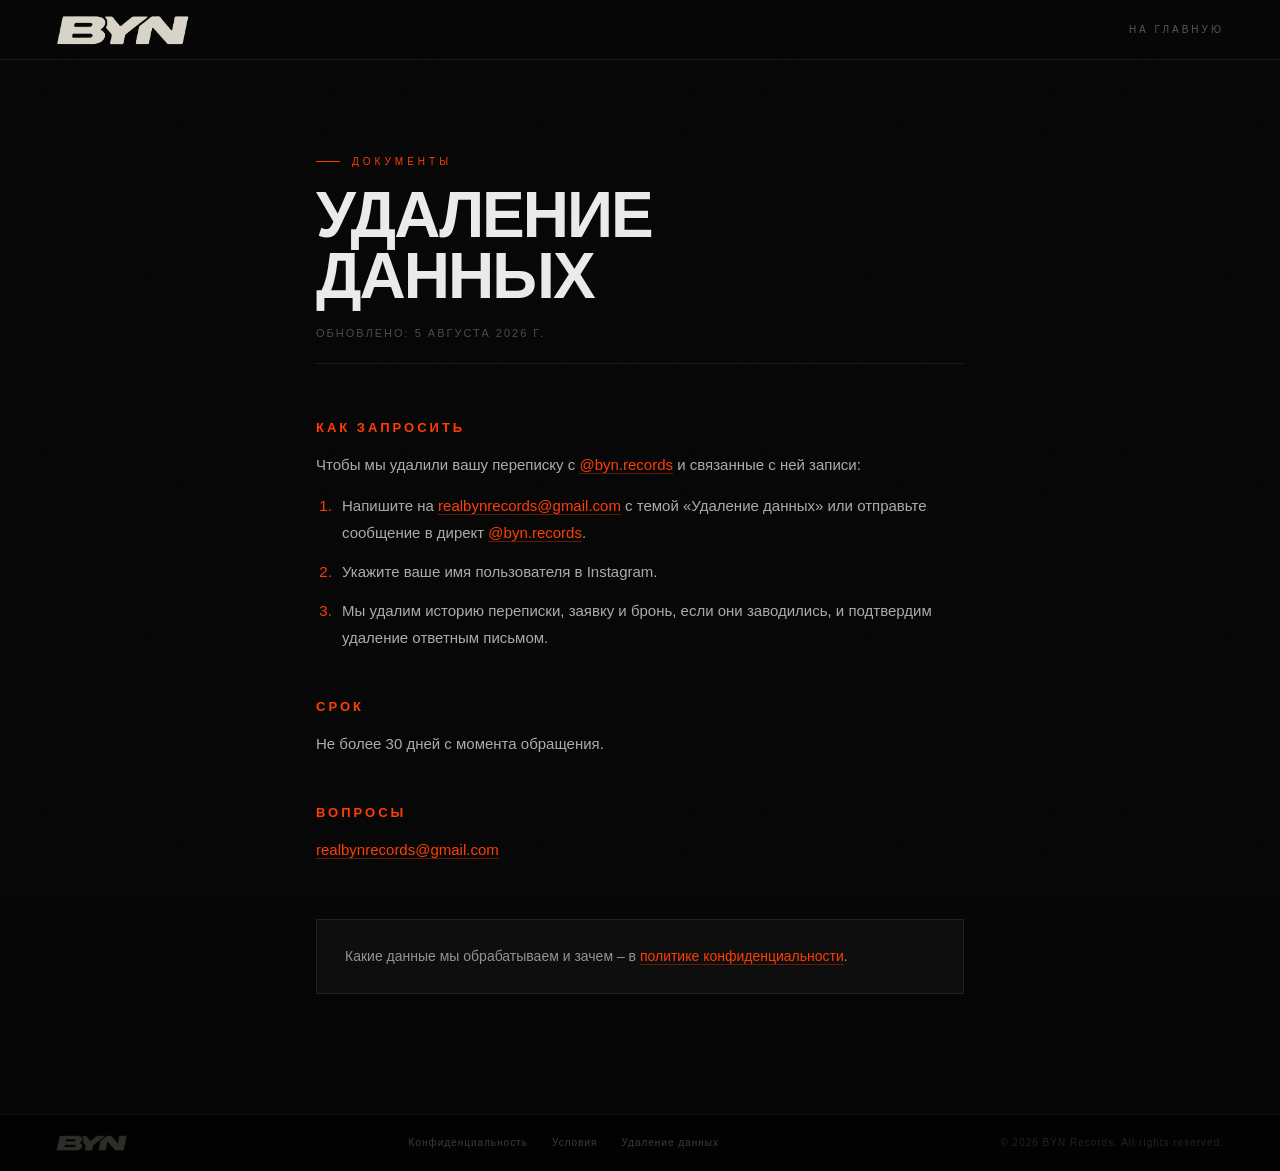
<file: data-deletion/index.html>
<!DOCTYPE html>
<html lang="ru-BY">
<head>
<meta charset="UTF-8">
<meta name="viewport" content="width=device-width, initial-scale=1.0">
<title>Удаление данных – BYN Records</title>
<meta name="description" content="Как запросить удаление переписки с @byn.records и связанных с ней записей: порядок обращения и срок.">
<meta name="robots" content="index, follow">
<link rel="icon" href="/favicon.ico">
<link rel="canonical" href="https://bynrecords.by/data-deletion/">
<link rel="stylesheet" href="/legal.css">

<!-- ─── OPEN GRAPH ─── -->
<meta property="og:type" content="website">
<meta property="og:url" content="https://bynrecords.by/data-deletion/">
<meta property="og:title" content="Удаление данных – BYN Records">
<meta property="og:description" content="Как запросить удаление переписки с @byn.records и связанных с ней записей: порядок обращения и срок.">
<meta property="og:image" content="https://bynrecords.by/og-image.jpg?v=2">
<meta property="og:locale" content="ru_BY">
<meta property="og:site_name" content="BYN Records">
<meta name="twitter:card" content="summary_large_image">
<meta name="twitter:title" content="Удаление данных – BYN Records">
<meta name="twitter:description" content="Как запросить удаление переписки с @byn.records и связанных с ней записей: порядок обращения и срок.">
<meta name="twitter:image" content="https://bynrecords.by/og-image.jpg?v=2">

<script type="application/ld+json">
{
  "@context": "https://schema.org",
  "@type": "WebPage",
  "url": "https://bynrecords.by/data-deletion/",
  "name": "Удаление данных – BYN Records",
  "description": "Как запросить удаление переписки с @byn.records и связанных с ней записей: порядок обращения и срок.",
  "inLanguage": "ru-BY",
  "datePublished": "2026-08-05",
  "dateModified": "2026-08-05",
  "isPartOf": { "@type": "WebSite", "name": "BYN Records", "url": "https://bynrecords.by/" },
  "publisher": { "@id": "https://bynrecords.by/#studio" }
}
</script>
</head>
<body>

<nav>
  <a href="/" class="nav-logo"><img src="/logo.png" alt="BYN Records" width="133" height="30"></a>
  <a href="/" class="nav-back">На главную</a>
</nav>

<main>
  <div class="eyebrow">Документы</div>
  <h1>Удаление<br>данных</h1>
  <div class="updated">Обновлено: <time datetime="2026-08-05">5 августа 2026 г.</time></div>

  <h2>Как запросить</h2>
  <p>Чтобы мы удалили вашу переписку с
  <a class="link" href="https://instagram.com/byn.records" target="_blank" rel="noopener">@byn.records</a>
  и связанные с ней записи:</p>

  <ol>
    <li>Напишите на <a class="link" href="mailto:realbynrecords@gmail.com?subject=%D0%A3%D0%B4%D0%B0%D0%BB%D0%B5%D0%BD%D0%B8%D0%B5%20%D0%B4%D0%B0%D0%BD%D0%BD%D1%8B%D1%85">realbynrecords@gmail.com</a>
    с темой «Удаление данных» или отправьте сообщение в директ
    <a class="link" href="https://instagram.com/byn.records" target="_blank" rel="noopener">@byn.records</a>.</li>
    <li>Укажите ваше имя пользователя в Instagram.</li>
    <li>Мы удалим историю переписки, заявку и бронь, если они заводились,
    и подтвердим удаление ответным письмом.</li>
  </ol>

  <h2>Срок</h2>
  <p>Не более 30 дней с момента обращения.</p>

  <h2>Вопросы</h2>
  <p><a class="link" href="mailto:realbynrecords@gmail.com">realbynrecords@gmail.com</a></p>

  <div class="note">
    <p>Какие данные мы обрабатываем и зачем – в
    <a class="link" href="/privacy/">политике конфиденциальности</a>.</p>
  </div>
</main>

<footer>
  <span class="f-logo"><img src="/logo.png" alt="BYN Records" width="71" height="16"></span>
  <span class="f-links">
    <a href="/privacy/">Конфиденциальность</a>
    <a href="/terms/">Условия</a>
    <a href="/data-deletion/">Удаление данных</a>
  </span>
  <span class="f-copy">&copy; 2026 BYN Records. All rights reserved.</span>
</footer>

</body>
</html>
</file>
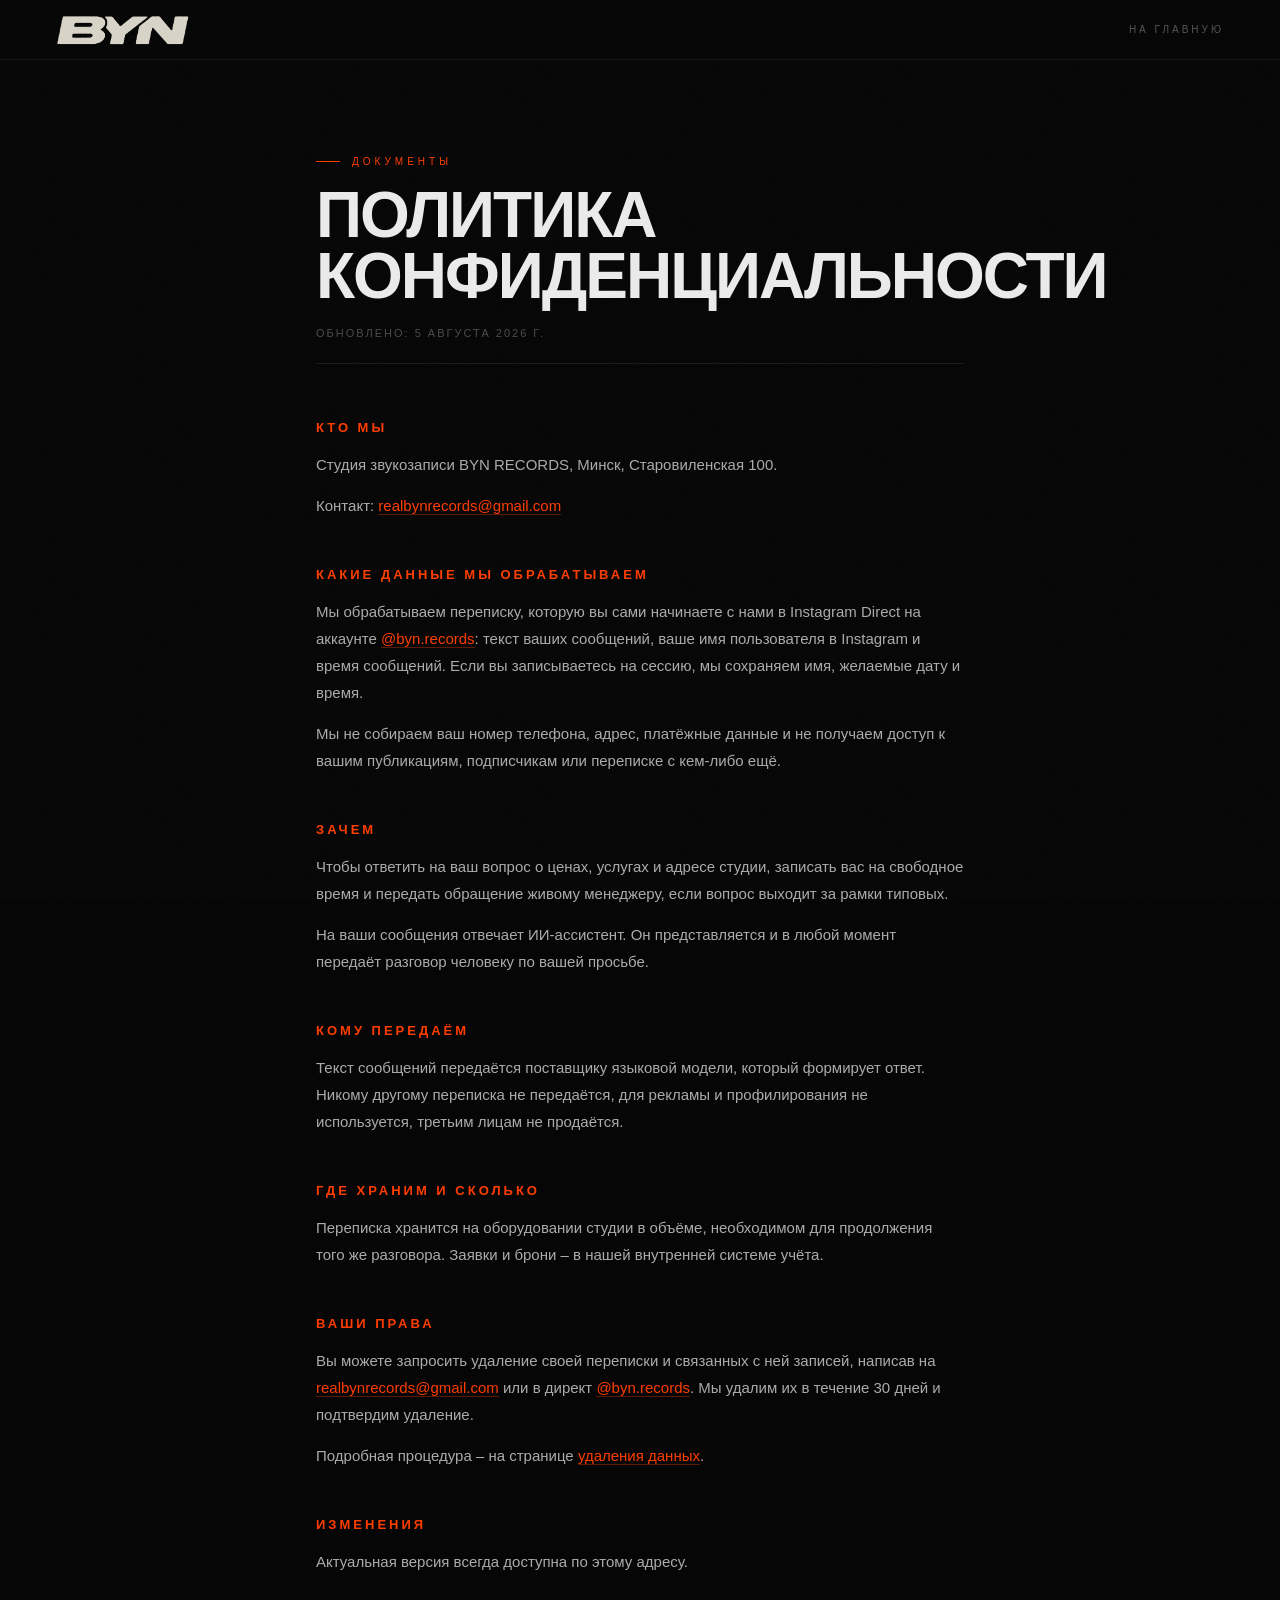
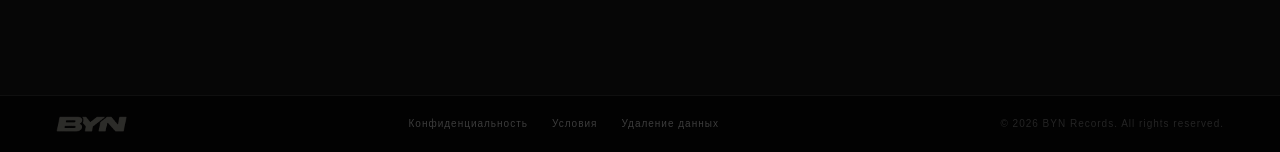
<file: privacy/index.html>
<!DOCTYPE html>
<html lang="ru-BY">
<head>
<meta charset="UTF-8">
<meta name="viewport" content="width=device-width, initial-scale=1.0">
<title>Политика конфиденциальности – BYN Records</title>
<meta name="description" content="Политика конфиденциальности BYN Records: какие данные мы обрабатываем при общении в Instagram Direct, зачем и как их удалить.">
<meta name="robots" content="index, follow">
<link rel="icon" href="/favicon.ico">
<link rel="canonical" href="https://bynrecords.by/privacy/">
<link rel="stylesheet" href="/legal.css">

<!-- ─── OPEN GRAPH ─── -->
<meta property="og:type" content="website">
<meta property="og:url" content="https://bynrecords.by/privacy/">
<meta property="og:title" content="Политика конфиденциальности – BYN Records">
<meta property="og:description" content="Политика конфиденциальности BYN Records: какие данные мы обрабатываем при общении в Instagram Direct, зачем и как их удалить.">
<meta property="og:image" content="https://bynrecords.by/og-image.jpg?v=2">
<meta property="og:locale" content="ru_BY">
<meta property="og:site_name" content="BYN Records">
<meta name="twitter:card" content="summary_large_image">
<meta name="twitter:title" content="Политика конфиденциальности – BYN Records">
<meta name="twitter:description" content="Политика конфиденциальности BYN Records: какие данные мы обрабатываем при общении в Instagram Direct, зачем и как их удалить.">
<meta name="twitter:image" content="https://bynrecords.by/og-image.jpg?v=2">

<script type="application/ld+json">
{
  "@context": "https://schema.org",
  "@type": "WebPage",
  "url": "https://bynrecords.by/privacy/",
  "name": "Политика конфиденциальности – BYN Records",
  "description": "Политика конфиденциальности BYN Records: какие данные мы обрабатываем при общении в Instagram Direct, зачем и как их удалить.",
  "inLanguage": "ru-BY",
  "datePublished": "2026-08-05",
  "dateModified": "2026-08-05",
  "isPartOf": { "@type": "WebSite", "name": "BYN Records", "url": "https://bynrecords.by/" },
  "publisher": { "@id": "https://bynrecords.by/#studio" }
}
</script>
</head>
<body>

<nav>
  <a href="/" class="nav-logo"><img src="/logo.png" alt="BYN Records" width="133" height="30"></a>
  <a href="/" class="nav-back">На главную</a>
</nav>

<main>
  <div class="eyebrow">Документы</div>
  <h1>Политика<br>конфиденциальности</h1>
  <div class="updated">Обновлено: <time datetime="2026-08-05">5 августа 2026 г.</time></div>

  <h2>Кто мы</h2>
  <p>Студия звукозаписи BYN RECORDS, Минск, Старовиленская 100.</p>
  <p>Контакт: <a class="link" href="mailto:realbynrecords@gmail.com">realbynrecords@gmail.com</a></p>

  <h2>Какие данные мы обрабатываем</h2>
  <p>Мы обрабатываем переписку, которую вы сами начинаете с нами в Instagram Direct
  на аккаунте <a class="link" href="https://instagram.com/byn.records" target="_blank" rel="noopener">@byn.records</a>:
  текст ваших сообщений, ваше имя пользователя в Instagram и время сообщений.
  Если вы записываетесь на сессию, мы сохраняем имя, желаемые дату и время.</p>
  <p>Мы не собираем ваш номер телефона, адрес, платёжные данные и не получаем доступ
  к вашим публикациям, подписчикам или переписке с кем-либо ещё.</p>

  <h2>Зачем</h2>
  <p>Чтобы ответить на ваш вопрос о ценах, услугах и адресе студии, записать вас
  на свободное время и передать обращение живому менеджеру, если вопрос выходит
  за рамки типовых.</p>
  <p>На ваши сообщения отвечает ИИ-ассистент. Он представляется и в любой момент
  передаёт разговор человеку по вашей просьбе.</p>

  <h2>Кому передаём</h2>
  <p>Текст сообщений передаётся поставщику языковой модели, который формирует ответ.
  Никому другому переписка не передаётся, для рекламы и профилирования
  не используется, третьим лицам не продаётся.</p>

  <h2>Где храним и сколько</h2>
  <p>Переписка хранится на оборудовании студии в объёме, необходимом для продолжения
  того же разговора. Заявки и брони – в нашей внутренней системе учёта.</p>

  <h2>Ваши права</h2>
  <p>Вы можете запросить удаление своей переписки и связанных с ней записей, написав
  на <a class="link" href="mailto:realbynrecords@gmail.com">realbynrecords@gmail.com</a>
  или в директ <a class="link" href="https://instagram.com/byn.records" target="_blank" rel="noopener">@byn.records</a>.
  Мы удалим их в течение 30 дней и подтвердим удаление.</p>
  <p>Подробная процедура – на странице <a class="link" href="/data-deletion/">удаления данных</a>.</p>

  <h2>Изменения</h2>
  <p>Актуальная версия всегда доступна по этому адресу.</p>
</main>

<footer>
  <span class="f-logo"><img src="/logo.png" alt="BYN Records" width="71" height="16"></span>
  <span class="f-links">
    <a href="/privacy/">Конфиденциальность</a>
    <a href="/terms/">Условия</a>
    <a href="/data-deletion/">Удаление данных</a>
  </span>
  <span class="f-copy">&copy; 2026 BYN Records. All rights reserved.</span>
</footer>

</body>
</html>
</file>
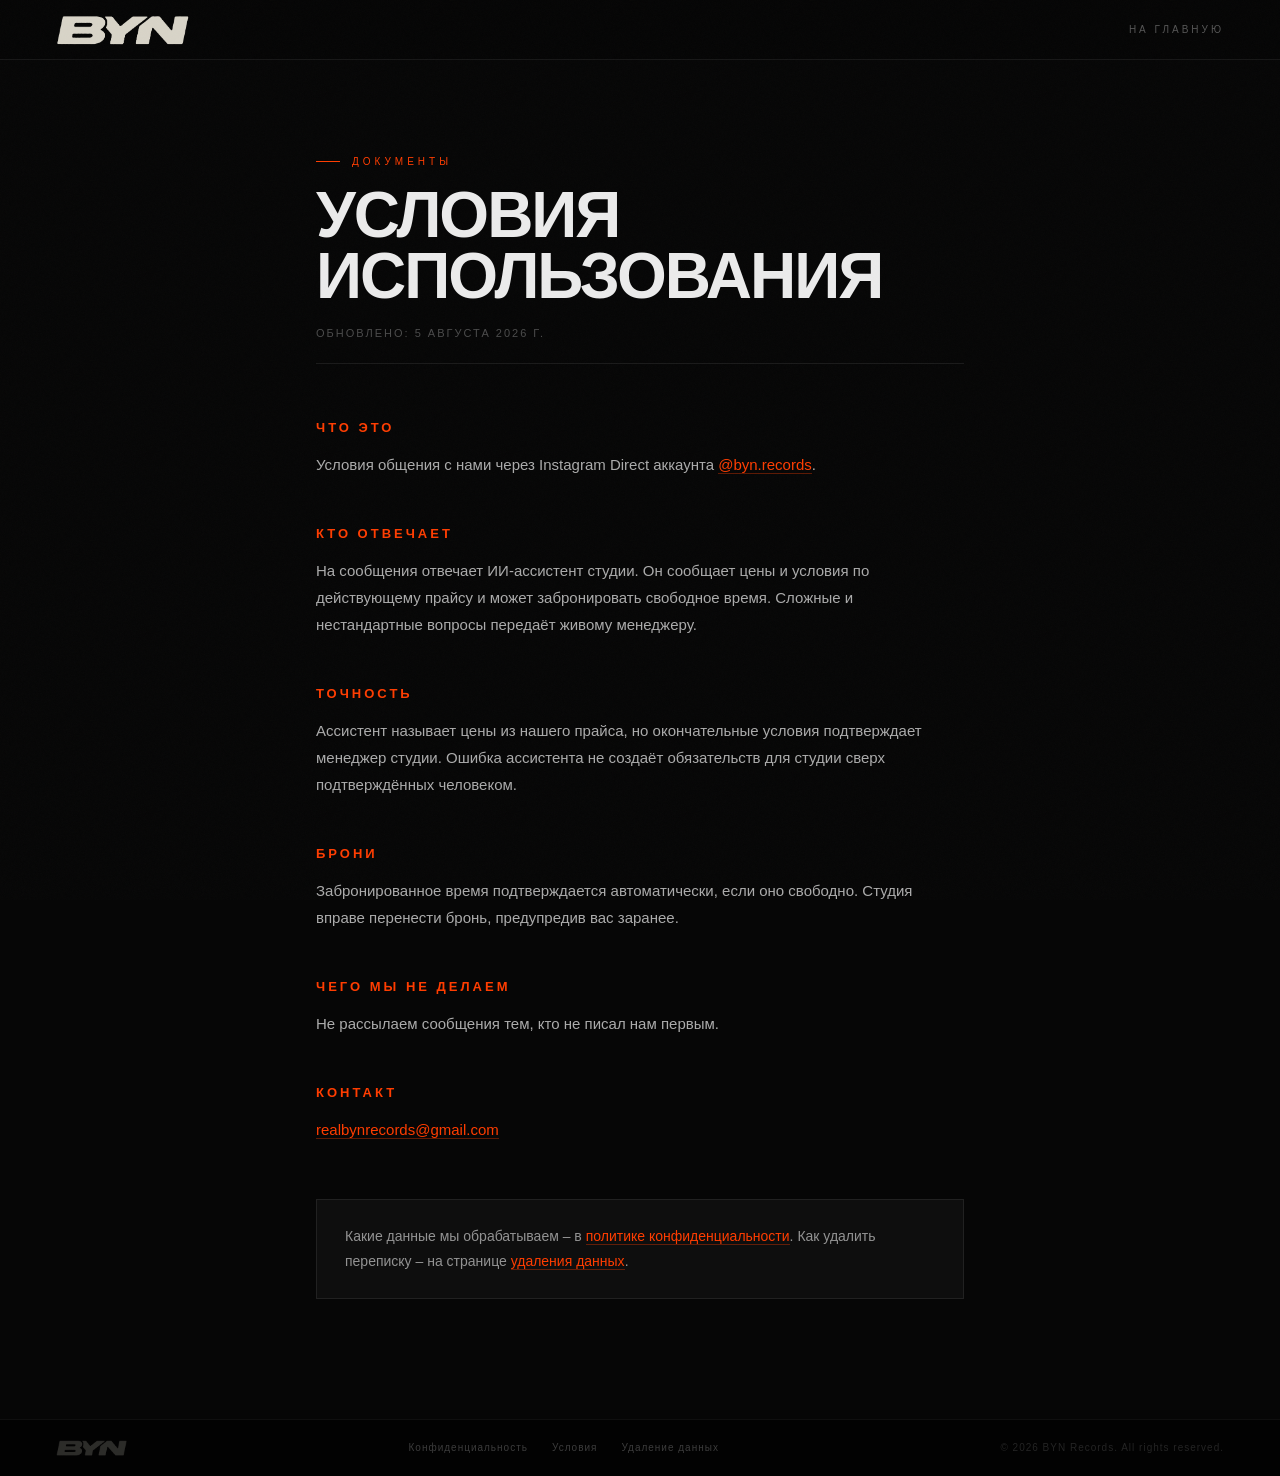
<file: terms/index.html>
<!DOCTYPE html>
<html lang="ru-BY">
<head>
<meta charset="UTF-8">
<meta name="viewport" content="width=device-width, initial-scale=1.0">
<title>Условия использования – BYN Records</title>
<meta name="description" content="Условия общения с BYN Records через Instagram Direct: кто отвечает, точность цен, брони.">
<meta name="robots" content="index, follow">
<link rel="icon" href="/favicon.ico">
<link rel="canonical" href="https://bynrecords.by/terms/">
<link rel="stylesheet" href="/legal.css">

<!-- ─── OPEN GRAPH ─── -->
<meta property="og:type" content="website">
<meta property="og:url" content="https://bynrecords.by/terms/">
<meta property="og:title" content="Условия использования – BYN Records">
<meta property="og:description" content="Условия общения с BYN Records через Instagram Direct: кто отвечает, точность цен, брони.">
<meta property="og:image" content="https://bynrecords.by/og-image.jpg?v=2">
<meta property="og:locale" content="ru_BY">
<meta property="og:site_name" content="BYN Records">
<meta name="twitter:card" content="summary_large_image">
<meta name="twitter:title" content="Условия использования – BYN Records">
<meta name="twitter:description" content="Условия общения с BYN Records через Instagram Direct: кто отвечает, точность цен, брони.">
<meta name="twitter:image" content="https://bynrecords.by/og-image.jpg?v=2">

<script type="application/ld+json">
{
  "@context": "https://schema.org",
  "@type": "WebPage",
  "url": "https://bynrecords.by/terms/",
  "name": "Условия использования – BYN Records",
  "description": "Условия общения с BYN Records через Instagram Direct: кто отвечает, точность цен, брони.",
  "inLanguage": "ru-BY",
  "datePublished": "2026-08-05",
  "dateModified": "2026-08-05",
  "isPartOf": { "@type": "WebSite", "name": "BYN Records", "url": "https://bynrecords.by/" },
  "publisher": { "@id": "https://bynrecords.by/#studio" }
}
</script>
</head>
<body>

<nav>
  <a href="/" class="nav-logo"><img src="/logo.png" alt="BYN Records" width="133" height="30"></a>
  <a href="/" class="nav-back">На главную</a>
</nav>

<main>
  <div class="eyebrow">Документы</div>
  <h1>Условия<br>использования</h1>
  <div class="updated">Обновлено: <time datetime="2026-08-05">5 августа 2026 г.</time></div>

  <h2>Что это</h2>
  <p>Условия общения с нами через Instagram Direct аккаунта
  <a class="link" href="https://instagram.com/byn.records" target="_blank" rel="noopener">@byn.records</a>.</p>

  <h2>Кто отвечает</h2>
  <p>На сообщения отвечает ИИ-ассистент студии. Он сообщает цены
  и условия по действующему прайсу и может забронировать свободное время.
  Сложные и нестандартные вопросы передаёт живому менеджеру.</p>

  <h2>Точность</h2>
  <p>Ассистент называет цены из нашего прайса, но окончательные условия
  подтверждает менеджер студии. Ошибка ассистента не создаёт обязательств
  для студии сверх подтверждённых человеком.</p>

  <h2>Брони</h2>
  <p>Забронированное время подтверждается автоматически, если оно свободно.
  Студия вправе перенести бронь, предупредив вас заранее.</p>

  <h2>Чего мы не делаем</h2>
  <p>Не рассылаем сообщения тем, кто не писал нам первым.</p>

  <h2>Контакт</h2>
  <p><a class="link" href="mailto:realbynrecords@gmail.com">realbynrecords@gmail.com</a></p>

  <div class="note">
    <p>Какие данные мы обрабатываем – в <a class="link" href="/privacy/">политике конфиденциальности</a>.
    Как удалить переписку – на странице <a class="link" href="/data-deletion/">удаления данных</a>.</p>
  </div>
</main>

<footer>
  <span class="f-logo"><img src="/logo.png" alt="BYN Records" width="71" height="16"></span>
  <span class="f-links">
    <a href="/privacy/">Конфиденциальность</a>
    <a href="/terms/">Условия</a>
    <a href="/data-deletion/">Удаление данных</a>
  </span>
  <span class="f-copy">&copy; 2026 BYN Records. All rights reserved.</span>
</footer>

</body>
</html>
</file>
<file: legal.css>
/* ─── BYN RECORDS — юридические страницы ─── */

*, *::before, *::after { margin:0; padding:0; box-sizing:border-box; }
html { scroll-behavior:smooth; }
a { color:#EBEBEB; text-decoration:none; }

::selection { background:rgba(255,61,0,.4); color:#EBEBEB; }
::-moz-selection { background:rgba(255,61,0,.4); color:#EBEBEB; }

body {
  background:#060606;
  color:#EBEBEB;
  font-family:'Helvetica Neue', Helvetica, Arial, sans-serif;
  overflow-x:hidden;
}

/* грейн, как на главной */
body::before {
  content:'';
  position:fixed; inset:0; z-index:9000; pointer-events:none;
  opacity:.025;
  background-image:url("data:image/svg+xml,%3Csvg viewBox='0 0 512 512' xmlns='http://www.w3.org/2000/svg'%3E%3Cfilter id='n'%3E%3CfeTurbulence type='fractalNoise' baseFrequency='.85' numOctaves='4' stitchTiles='stitch'/%3E%3C/filter%3E%3Crect width='100%25' height='100%25' filter='url(%23n)'/%3E%3C/svg%3E");
  background-size:180px;
}

/* ─── NAV ─── */
nav {
  position:fixed; top:0; left:0; right:0; z-index:500;
  display:flex; align-items:center; justify-content:space-between;
  padding:0 56px; height:60px;
  background:rgba(6,6,6,.95);
  backdrop-filter:blur(20px);
  -webkit-backdrop-filter:blur(20px);
  border-bottom:1px solid rgba(255,255,255,.07);
}
.nav-logo img { display:block; image-rendering:crisp-edges; image-rendering:-webkit-optimize-contrast; }
.nav-back {
  font-size:10px; font-weight:500; letter-spacing:3px; text-transform:uppercase;
  color:rgba(235,235,235,.35); transition:color .2s;
}
.nav-back:hover { color:#FF3D00; }

/* ─── СОДЕРЖИМОЕ ─── */
main {
  max-width:760px;
  margin:0 auto;
  padding:calc(60px + 96px) 56px 120px;
}

.eyebrow {
  font-size:10px; font-weight:500; letter-spacing:4px; text-transform:uppercase;
  color:#FF3D00; display:flex; align-items:center; gap:12px; margin-bottom:18px;
}
.eyebrow::before { content:''; display:block; width:24px; height:1px; background:#FF3D00; }

h1 {
  font-size:clamp(36px,6vw,64px); font-weight:900;
  line-height:.95; letter-spacing:-2px; text-transform:uppercase;
  color:#EBEBEB; margin-bottom:20px;
}

.updated {
  font-size:11px; font-weight:300; letter-spacing:2px; text-transform:uppercase;
  color:rgba(235,235,235,.3); margin-bottom:56px;
  padding-bottom:24px; border-bottom:1px solid rgba(255,255,255,.08);
}

h2 {
  font-size:13px; font-weight:700; letter-spacing:3px; text-transform:uppercase;
  color:#FF3D00; margin:48px 0 16px;
}
h2:first-of-type { margin-top:0; }

p, li {
  font-size:15px; font-weight:300; line-height:1.8;
  color:rgba(235,235,235,.72);
}
p + p { margin-top:14px; }

ol, ul { margin:14px 0 0 20px; }
li { margin-bottom:12px; padding-left:6px; }
li::marker { color:#FF3D00; }

a.link { color:#FF3D00; border-bottom:1px solid rgba(255,61,0,.35); transition:border-color .2s; }
a.link:hover { border-color:#FF3D00; }

.note {
  margin-top:56px; padding:24px 28px;
  background:rgba(255,255,255,.03); border:1px solid rgba(255,255,255,.08);
}
.note p { font-size:14px; color:rgba(235,235,235,.6); }

/* ─── FOOTER ─── */
footer {
  background:#020202; padding:20px 56px;
  display:flex; align-items:center; justify-content:space-between;
  border-top:1px solid rgba(255,255,255,.05);
}
.f-logo img { height:16px; display:block; opacity:.2; }
.f-copy { font-size:10px; font-weight:300; color:rgba(235,235,235,.15); letter-spacing:1px; }
.f-links { display:flex; gap:24px; }
.f-links a { font-size:10px; font-weight:300; letter-spacing:1px; color:rgba(235,235,235,.25); transition:color .2s; }
.f-links a:hover { color:#FF3D00; }

/* ─── АДАПТИВ ─── */
@media(max-width:980px) {
  nav { padding:0 20px; height:56px; }
  /* длинные слова в заголовке («конфиденциальности») не должны вылезать за экран */
  h1 {
    font-size:clamp(22px,7.4vw,56px);
    overflow-wrap:break-word;
    hyphens:auto;
  }
  .nav-logo img { width:100px; height:auto; }
  main { padding:calc(56px + 56px) 20px 80px; }
  footer { flex-direction:column; gap:12px; text-align:center; padding:24px 20px; }
}
</file>
